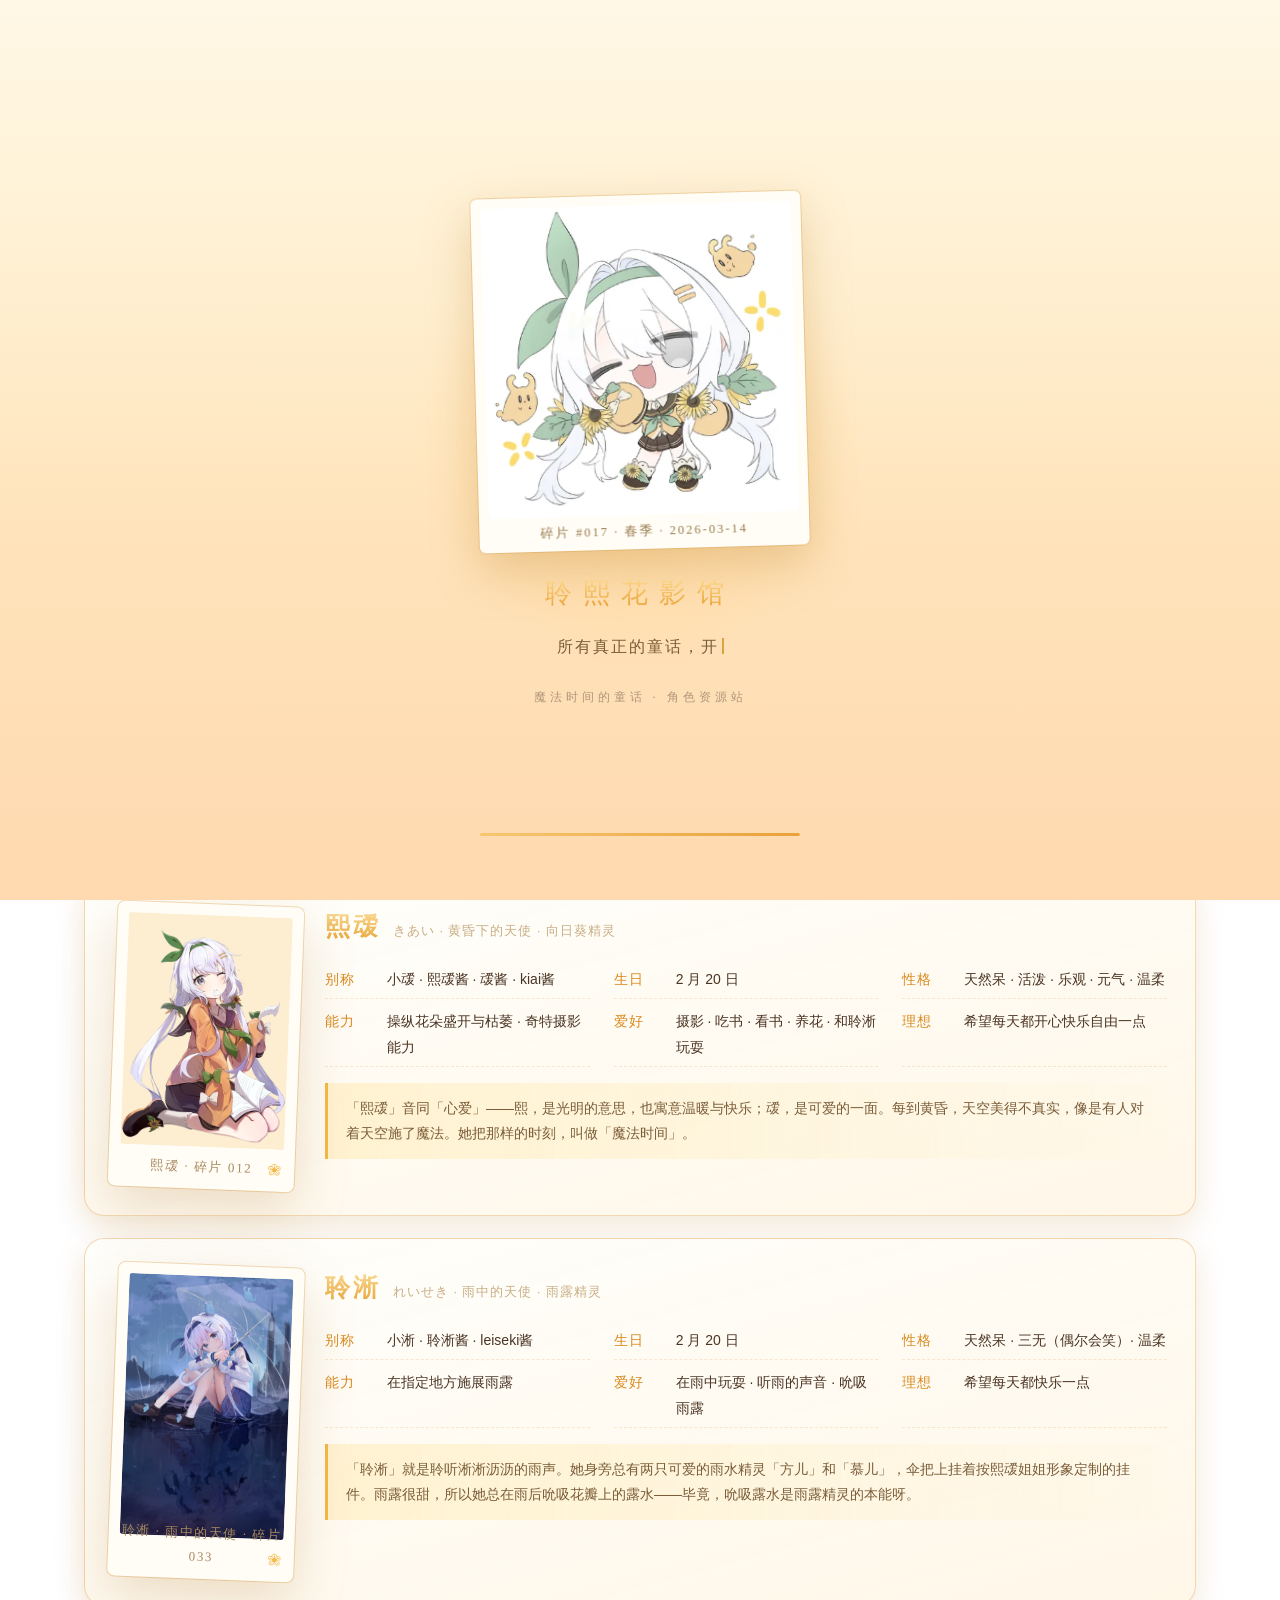
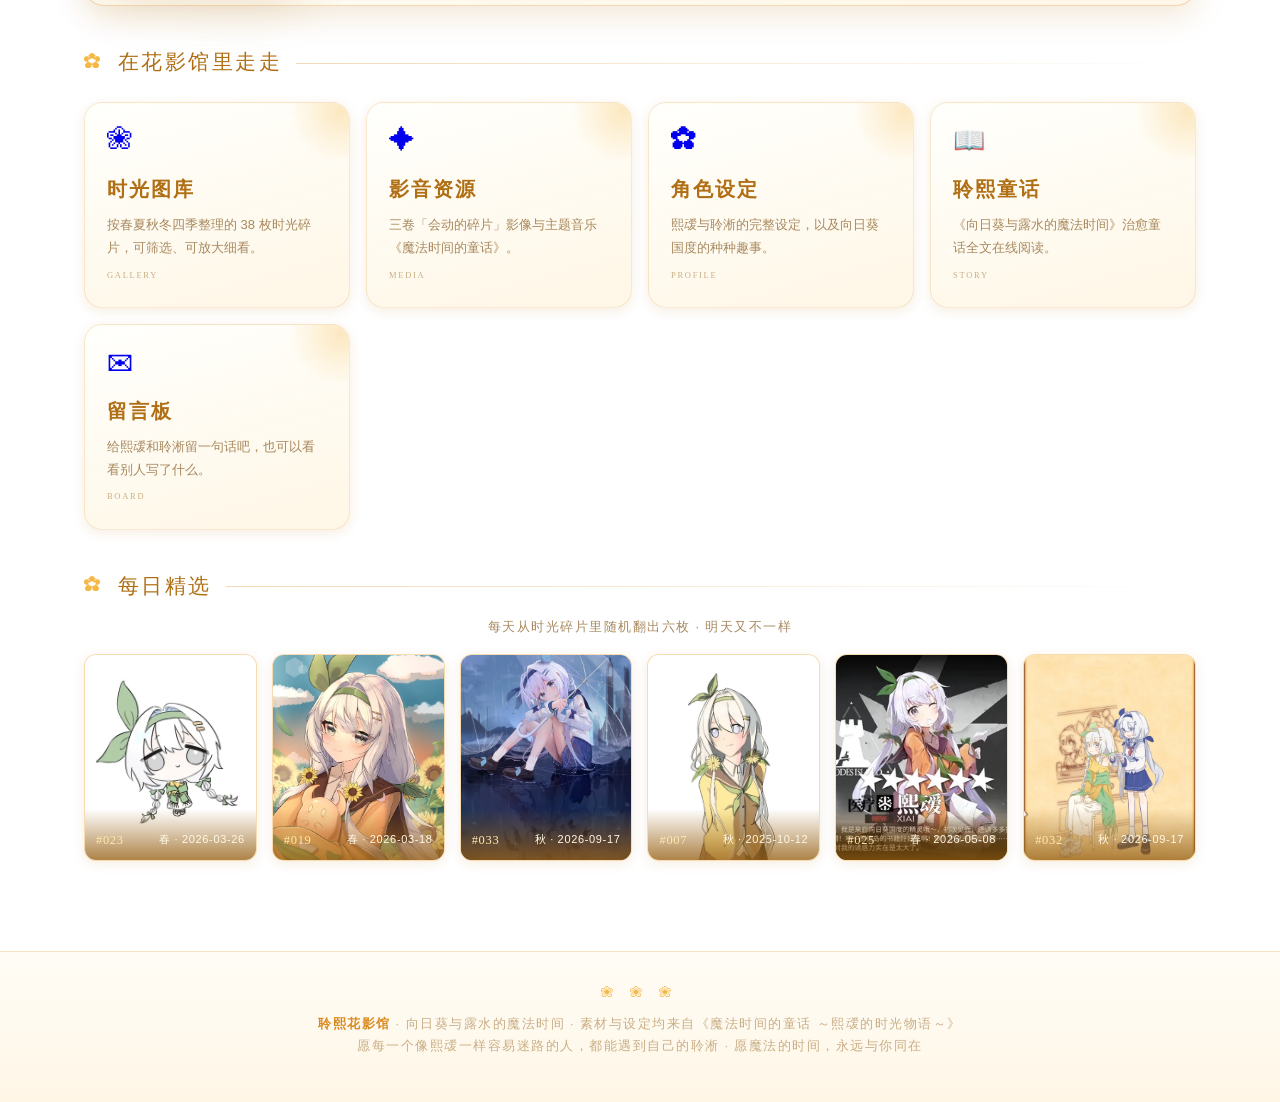
<file: index.html>
<!DOCTYPE html>
<html lang="zh-CN">
<head>
<meta charset="UTF-8">
<meta name="viewport" content="width=device-width, initial-scale=1.0">
<title>聆熙花影馆 · 熙叆角色资源站</title>
<meta name="description" content="向日葵精灵熙叆与雨露精灵聆淅的角色花影馆：时光碎片图库、会动的碎片影像、主题音乐、完整角色设定、《聆熙童话》全文在线阅读与访客留言板。">
<meta name="keywords" content="熙叆,聆淅,向日葵精灵,雨露精灵,聆熙童话,魔法时间的童话,黄昏下的天使,雨中的天使,聆熙花影馆,留言板">
<meta property="og:type" content="website">
<meta property="og:site_name" content="聆熙花影馆">
<meta property="og:title" content="聆熙花影馆 · 熙叆角色资源站">
<meta property="og:description" content="向日葵精灵熙叆与雨露精灵聆淅的角色花影馆：时光碎片图库、影像、音乐、设定与童话全文。">
<meta property="og:image" content="preview/012.webp">
<meta name="theme-color" content="#f5b845">
<link rel="icon" href="favicon.png?v=e8541445" type="image/png">
<link rel="apple-touch-icon" href="apple-touch-icon.png?v=d1be3a2d">
<link rel="stylesheet" href="css/style.css?v=311ecb7a">
<script src="js/enter.js?v=142d1659"></script>
<script type="application/ld+json">
{"@context":"https://schema.org","@type":"WebSite","name":"聆熙花影馆 · 熙叆角色资源站","description":"向日葵精灵熙叆与雨露精灵聆淅的角色花影馆"}
</script>
</head>
<body>
<div id="fx"></div>

<!-- ================= 顶栏 ================= -->
<header class="hd">
  <a class="hd-brand" href="#/">
    <svg class="hd-sun" viewBox="0 0 64 64" aria-hidden="true">
      <g fill="url(#petalG)">
        <ellipse cx="32" cy="10" rx="5.4" ry="11.5"/>
        <ellipse cx="32" cy="10" rx="5.4" ry="11.5" transform="rotate(45 32 32)"/>
        <ellipse cx="32" cy="10" rx="5.4" ry="11.5" transform="rotate(90 32 32)"/>
        <ellipse cx="32" cy="10" rx="5.4" ry="11.5" transform="rotate(135 32 32)"/>
        <ellipse cx="32" cy="10" rx="5.4" ry="11.5" transform="rotate(180 32 32)"/>
        <ellipse cx="32" cy="10" rx="5.4" ry="11.5" transform="rotate(225 32 32)"/>
        <ellipse cx="32" cy="10" rx="5.4" ry="11.5" transform="rotate(270 32 32)"/>
        <ellipse cx="32" cy="10" rx="5.4" ry="11.5" transform="rotate(315 32 32)"/>
      </g>
      <defs>
        <linearGradient id="petalG" x1="0" y1="0" x2="1" y2="1">
          <stop offset="0" stop-color="#ffe9b0"/><stop offset=".55" stop-color="#f7c25a"/><stop offset="1" stop-color="#e0972a"/>
        </linearGradient>
      </defs>
      <circle cx="32" cy="32" r="11.5" fill="#8a5a1e"/>
      <circle cx="32" cy="32" r="7.4" fill="#b07a2a"/>
    </svg>
    <span class="hd-title">
      <span class="hd-name">聆熙花影馆</span>
      <span class="hd-eng">LINGXI GARDEN</span>
    </span>
  </a>
  <nav class="hd-nav" id="nav">
    <a href="#/" data-r="home"><span class="n-zh">主页</span><span class="n-en">HOME</span></a>
    <a href="#/gallery" data-r="gallery"><span class="n-zh">时光图库</span><span class="n-en">GALLERY</span></a>
    <a href="#/media" data-r="media"><span class="n-zh">影音资源</span><span class="n-en">MEDIA</span></a>
    <a href="#/about" data-r="about"><span class="n-zh">角色设定</span><span class="n-en">PROFILE</span></a>
    <a href="#/read" data-r="read"><span class="n-zh">聆熙童话</span><span class="n-en">STORY</span></a>
    <a href="#/board" data-r="board"><span class="n-zh">留言板</span><span class="n-en">BOARD</span></a>
  </nav>
</header>

<!-- ================= 页面 ================= -->
<main class="wrap">
  <section class="page" id="pg-home"></section>
  <section class="page" id="pg-gallery"></section>
  <section class="page" id="pg-media"></section>
  <section class="page" id="pg-about"></section>
  <section class="page" id="pg-read"></section>
  <section class="page" id="pg-board"></section>
</main>

<!-- ================= 灯箱 ================= -->
<div class="lb" id="lb">
  <button class="lb-x" id="lb-x" aria-label="关闭">✕</button>
  <button class="lb-prev" id="lb-prev" aria-label="上一张">‹</button>
  <button class="lb-next" id="lb-next" aria-label="下一张">›</button>
  <div class="lb-box">
    <img id="lb-img" alt="时光碎片">
    <div class="lb-info">
      <span>碎片 <b id="lb-no">001</b></span>
      <span id="lb-season"></span>
      <span id="lb-date"></span>
      <span id="lb-size"></span>
    </div>
  </div>
</div>

<!-- ================= 页脚 ================= -->
<footer class="ft">
  <div class="ft-flowers">❀ ❀ ❀</div>
  <b>聆熙花影馆</b> · 向日葵与露水的魔法时间 · 素材与设定均来自《魔法时间的童话 ～熙叆的时光物语～》<br>
  愿每一个像熙叆一样容易迷路的人，都能遇到自己的聆淅 · 愿魔法的时间，永远与你同在
</footer>

<script src="js/site.js?v=3a40565b"></script>
<script src="js/photos.js?v=90a690db"></script>
<script src="js/book.js?v=7193b821"></script>
<script src="js/app.js?v=84b194d0"></script>
</body>
</html>
</file>
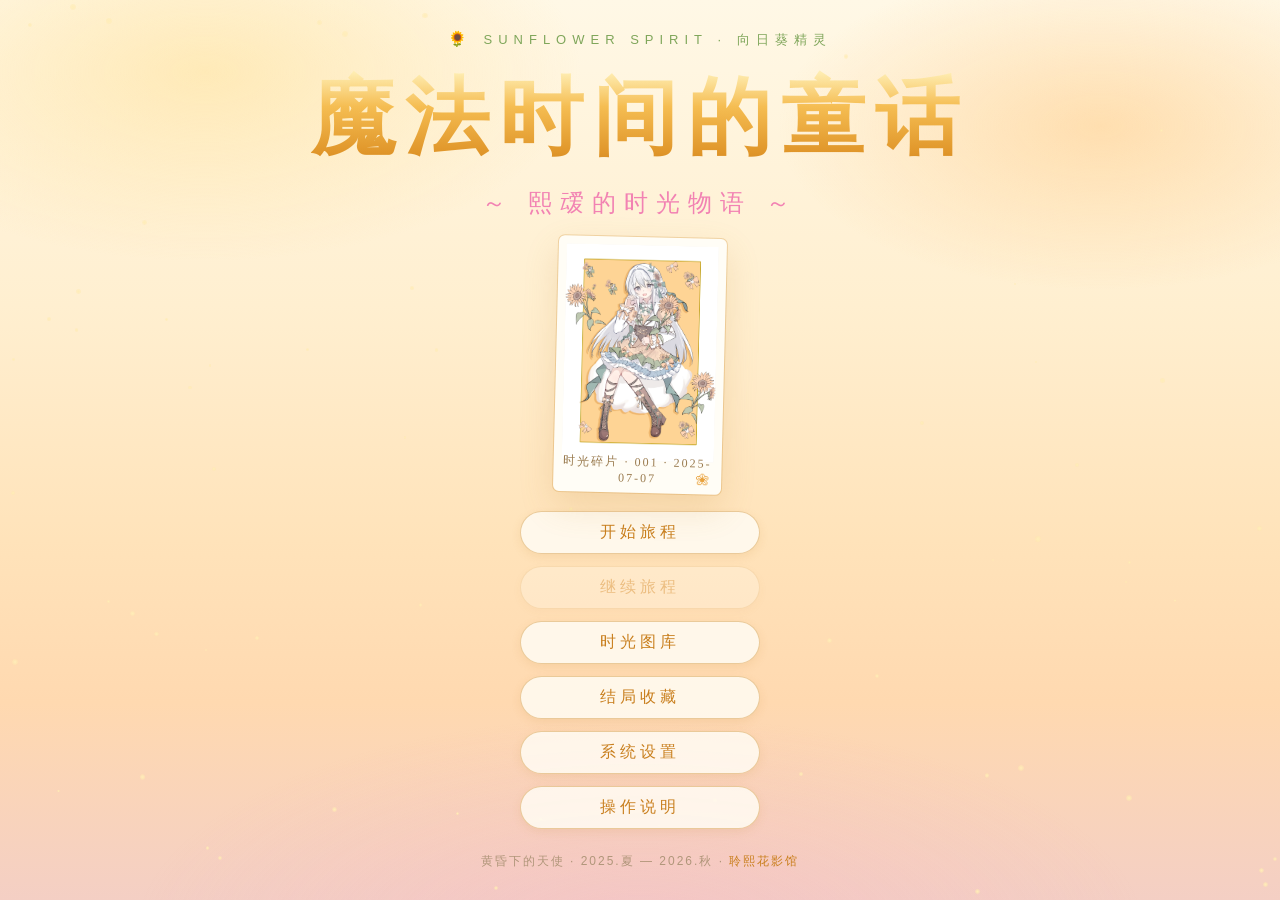
<file: game/index.html>
<!DOCTYPE html>
<html lang="zh-CN">
<head>
<meta charset="UTF-8">
<meta name="viewport" content="width=device-width, initial-scale=1.0">
<title>魔法时间的童话 ～熙叆的时光物语～</title>
<meta name="description" content="向日葵精灵「熙叆」的视觉小说:与她一起走过一年四季,收集时光碎片。黄昏,是她最爱的魔法时间。">
<link rel="stylesheet" href="css/style.css">
</head>
<body>
<div id="stars"></div>

<!-- ============ 标题画面 ============ -->
<section id="screen-title" class="screen">
  <div class="title-inner">
    <div class="game-logo">
      <p class="logo-kicker">SUNFLOWER SPIRIT · 向日葵精灵</p>
      <h1 class="logo-main">魔法时间的童话</h1>
      <p class="logo-sub">～ 熙叆的时光物语 ～</p>
    </div>
    <figure class="title-frame">
      <img id="title-frame-img" alt="时光碎片">
      <figcaption id="title-frame-cap">时光碎片</figcaption>
    </figure>
    <nav class="title-menu" id="title-menu"></nav>
    <p class="title-foot">黄昏下的天使 · 2025.夏 — 2026.秋 · <a href="index.html" target="_blank" rel="noopener">聆熙花影馆</a></p>
  </div>
</section>

<!-- ============ 游戏画面 ============ -->
<section id="screen-game" class="screen">
  <div id="chapter-banner"><div id="chapter-title"></div><div id="chapter-name"></div></div>

  <div id="stage">
    <figure id="photo-frame">
      <div id="photo-holder"><img id="photo-img" alt="时光碎片"></div>
      <figcaption id="photo-date"></figcaption>
    </figure>
  </div>

  <div id="dialogue-area">
    <div id="dialogue-box">
      <div id="name-plate"><span id="speaker-name"></span></div>
      <div id="text-wrap"><p id="text-line"></p></div>
      <div id="advance-hint">▼</div>
    </div>
  </div>

  <div id="choices"></div>

  <div id="hud">
    <span id="hud-chapter"></span>
    <span id="hud-progress">碎片 0/74</span>
    <span id="hud-endings"></span>
  </div>

  <div id="game-menu-bar">
    <button data-act="log">记录</button>
    <button data-act="auto">自动</button>
    <button data-act="skip">快进</button>
    <button data-act="save">存档</button>
    <button data-act="menu">菜单</button>
  </div>
</section>

<!-- ============ 时光图库 ============ -->
<section id="screen-gallery" class="screen">
  <div class="screen-scroll">
    <h2>时光图库</h2>
    <p class="screen-sub">熙叆用双手拍下的时光碎片 · 已收集 <span id="gallery-count">0/74</span> · 点击可放大</p>
    <div id="gallery-grid"></div>
  </div>
  <button class="btn back-btn" data-nav="title">返回标题</button>
</section>

<!-- ============ 结局收藏 ============ -->
<section id="screen-endings" class="screen">
  <div class="screen-scroll">
    <h2>结局收藏</h2>
    <p class="screen-sub">不同的选择,会走到不同的结局 · 共 3 种</p>
    <div id="endings-grid"></div>
  </div>
  <button class="btn back-btn" data-nav="title">返回标题</button>
</section>

<!-- ============ 系统设置 ============ -->
<section id="screen-settings" class="screen">
  <div class="screen-scroll">
    <h2>系统设置</h2>
    <div class="settings-panel">
      <div class="setting-row">
        <span>文字速度</span>
        <span class="set-val" id="speed-val">4</span>
        <input type="range" id="set-speed" min="1" max="8" step="1" value="4">
      </div>
      <div class="setting-row">
        <span>音乐音量</span>
        <span class="set-val" id="vol-val">80</span>
        <input type="range" id="set-vol" min="0" max="100" step="1" value="80">
      </div>
      <div class="setting-row">
        <span>音效</span>
        <label class="switch"><input type="checkbox" id="set-se" checked><span class="slider"></span></label>
      </div>
      <div class="danger-zone">
        <button id="btn-wipe" class="btn btn-danger">清除全部存档与进度</button>
      </div>
    </div>
  </div>
  <button class="btn back-btn" data-nav="title">返回标题</button>
</section>

<!-- ============ 操作说明 ============ -->
<section id="screen-help" class="screen">
  <div class="screen-scroll">
    <h2>操作说明</h2>
    <div class="help-panel">
      <p><b>鼠标点击 / 空格 / 回车</b> — 推进对话(正在打字时再点一次可立即显示全文)</p>
      <p><b>L</b> — 对话记录　<b>A</b> — 自动播放　<b>Esc</b> — 打开菜单</p>
      <p>剧情中的<b>选项</b>会累积「羁绊值」,决定三种不同的结局。</p>
      <p>收集到的时光碎片会收录进「时光图库」,「会动的碎片」是特别影像。</p>
      <p>本作与<a href="index.html" target="_blank" rel="noopener">聆熙花影馆</a>同属「黄昏魔法时间 · 向日葵」系列——那里有熙叆的完整角色设定。</p>
      <p class="help-note">※ 碎片出自熙叆的四季摄影,若个别画面与文字略有错位——那是魔法的时间错位,请别介意。</p>
      <p class="help-note">※ 建议使用 Chrome / Edge 打开本游戏,并保持图片、视频文件夹与游戏文件在一起。</p>
    </div>
  </div>
  <button class="btn back-btn" data-nav="title">返回标题</button>
</section>

<!-- ============ 影像播放 ============ -->
<div id="video-overlay" class="overlay hidden">
  <div class="video-frame">
    <video id="video-el" controls playsinline preload="auto"></video>
    <div class="video-bar">
      <span id="video-title">会动的碎片</span>
      <button class="btn" id="btn-video-skip">跳过影像 ▸</button>
    </div>
  </div>
</div>

<!-- ============ 对话记录 ============ -->
<div id="log-overlay" class="overlay hidden">
  <div class="panel">
    <h3>对话记录</h3>
    <div id="log-body"></div>
    <button class="btn" id="btn-log-close">关闭</button>
  </div>
</div>

<!-- ============ 存档 / 读档 ============ -->
<div id="save-overlay" class="overlay hidden">
  <div class="panel">
    <h3 id="save-title">存档</h3>
    <div class="save-tabs">
      <button class="btn tab active" data-tab="save">存档</button>
      <button class="btn tab" data-tab="load">读档</button>
    </div>
    <div id="save-slots"></div>
    <button class="btn" id="btn-save-close">关闭</button>
  </div>
</div>

<!-- ============ 确认框 ============ -->
<div id="confirm-overlay" class="overlay hidden">
  <div class="panel small">
    <p id="confirm-text"></p>
    <div class="btn-row">
      <button class="btn" id="btn-confirm-yes">确定</button>
      <button class="btn" id="btn-confirm-no">取消</button>
    </div>
  </div>
</div>

<!-- ============ 结局卡 ============ -->
<div id="ending-overlay" class="overlay hidden">
  <div id="ending-card">
    <p id="ending-type">TRUE END</p>
    <h2 id="ending-name"></h2>
    <p id="ending-desc"></p>
    <button class="btn" id="btn-ending-next">继续 ▸</button>
  </div>
</div>

<!-- ============ 片尾 ============ -->
<div id="credits-overlay" class="overlay hidden">
  <div id="credits-scroll"></div>
  <button class="btn" id="btn-credits-skip">返回标题</button>
</div>

<!-- ============ 照片放大 ============ -->
<div id="photo-overlay" class="overlay hidden">
  <div id="photo-big-wrap">
    <img id="photo-big" alt="时光碎片">
    <p id="photo-big-date"></p>
    <button class="btn" id="btn-photo-close">关闭</button>
  </div>
</div>

<audio id="bgm" loop preload="none"></audio>
<script src="js/data.js"></script>
<script src="js/game.js"></script>
</body>
</html>
</file>
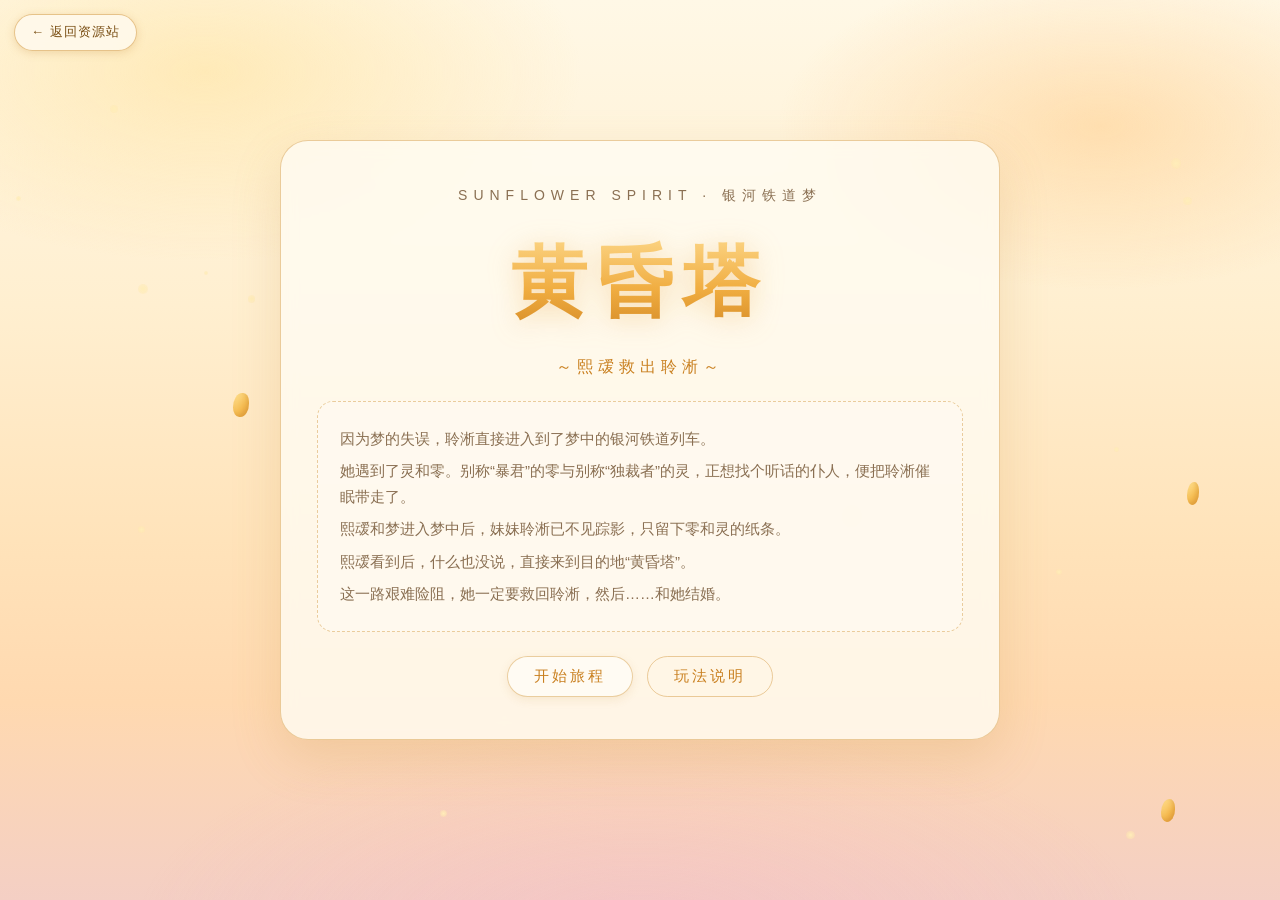
<file: tower/index.html>
<!DOCTYPE html>
<html lang="zh-CN">
<head>
<meta charset="UTF-8">
<meta name="viewport" content="width=device-width, initial-scale=1.0">
<title>黄昏塔 · 熙叆救出聆淅</title>
<meta name="description" content="一个像杀戮尖塔的卡牌策略肉鸽游戏：熙叆深入黄昏塔，救回被零与灵带走的聆淅。">
<link rel="stylesheet" href="css/style.css">
<meta name="keywords" content="熙叆,聆淅,向日葵精灵,雨露精灵,聆熙童话,魔法时间的童话,黄昏下的天使,雨中的天使,角色资源站,电子书">
<meta property="og:type" content="website">
<meta property="og:site_name" content="聆熙花影馆 · 熙叆角色资源站">
<meta property="og:title" content="黄昏塔 · 熙叆救出聆淅 - 卡牌肉鸽游戏">
<meta property="og:description" content="像《杀戮尖塔》的卡牌策略肉鸽游戏：熙叆深入1200层黄昏塔，击败暴君·零与独裁者·灵，救回聆淅。">
<meta property="og:image" content="../preview/009.webp">
<meta name="theme-color" content="#e9a13b">
<link rel="icon" href="../favicon.png" type="image/png">
<link rel="apple-touch-icon" href="../apple-touch-icon.png">
</head>
<body>
<div id="stars"></div>
<a href="../index.html" id="back-to-site">← 返回资源站</a>
<style>
#back-to-site {
  position: fixed; top: 14px; left: 14px; z-index: 999;
  padding: 6px 16px;
  font-size: 13px; letter-spacing: 1px;
  color: #7a4f14; text-decoration: none;
  background: rgba(255, 250, 238, 0.85);
  border: 1px solid rgba(214, 158, 74, 0.6);
  border-radius: 999px;
  box-shadow: 0 2px 8px rgba(196, 140, 60, 0.25);
  backdrop-filter: blur(4px);
  transition: all 0.15s ease;
}
#back-to-site:hover { background: #fff; box-shadow: 0 4px 14px rgba(233, 161, 59, 0.4); }
</style>

<!-- ========== 标题画面 ========== -->
<section id="screen-title" class="screen active">
  <div class="title-inner">
    <p class="logo-kicker">SUNFLOWER SPIRIT · 银河铁道梦</p>
    <h1 class="logo-main">黄昏塔</h1>
    <p class="logo-sub">～熙叆救出聆淅～</p>
    <div class="story-box">
      <p>因为梦的失误，聆淅直接进入到了梦中的银河铁道列车。</p>
      <p>她遇到了灵和零。别称“暴君”的零与别称“独裁者”的灵，正想找个听话的仆人，便把聆淅催眠带走了。</p>
      <p>熙叆和梦进入梦中后，妹妹聆淅已不见踪影，只留下零和灵的纸条。</p>
      <p>熙叆看到后，什么也没说，直接来到目的地“黄昏塔”。</p>
      <p>这一路艰难险阻，她一定要救回聆淅，然后……和她结婚。</p>
    </div>
    <nav class="title-menu">
      <button class="btn" id="btn-start">开始旅程</button>
      <button class="btn ghost" id="btn-help">玩法说明</button>
    </nav>
  </div>
</section>

<!-- ========== 地图画面 ========== -->
<section id="screen-map" class="screen">
  <div class="map-header">
    <h2>黄昏塔</h2>
    <p id="map-floor-label">第 1 层</p>
    <button class="btn ghost small" id="btn-map-debug">查看卡组</button>
  </div>
  <div id="map-container"></div>
</section>

<!-- ========== 战斗画面 ========== -->
<section id="screen-combat" class="screen">
  <div class="combat-top">
    <span id="combat-floor">黄昏塔 · 第 1 层</span>
    <span id="combat-state">战斗</span>
  </div>
  <div id="enemy-area"></div>
  <div id="player-hud">
    <div class="hud-main">
      <div class="avatar">🌻</div>
      <div class="hud-info">
        <div class="hud-name">熙叆</div>
        <div class="bar hp-bar"><span id="player-hp"></span></div>
        <div class="bar block-bar"><span id="player-block"></span></div>
      </div>
      <div class="hud-status" id="player-status"></div>
    </div>
    <div class="hud-energy">
      <span id="energy-num">3</span><small>/3</small>
    </div>
  </div>
  <div class="deck-pile">
    <span>抽牌堆 <b id="draw-count">0</b></span>
    <span>弃牌堆 <b id="discard-count">0</b></span>
    <span>消耗 <b id="exhaust-count">0</b></span>
  </div>
  <div id="hand-area"></div>
  <div class="combat-actions">
    <button class="btn" id="btn-end-turn">结束回合</button>
    <button class="btn ghost" id="btn-view-deck">查看卡组</button>
  </div>
</section>

<!-- ========== 奖励画面 ========== -->
<section id="screen-reward" class="screen">
  <div class="reward-inner">
    <h2>战斗胜利</h2>
    <p id="reward-desc"></p>
    <div id="reward-cards"></div>
    <button class="btn" id="btn-reward-continue">继续前进</button>
  </div>
</section>

<!-- ========== 事件画面 ========== -->
<section id="screen-event" class="screen">
  <div class="event-inner">
    <h2 id="event-title"></h2>
    <div class="event-story" id="event-story"></div>
    <div class="event-choices" id="event-choices"></div>
    <button class="btn ghost" id="btn-event-continue" style="display:none">继续</button>
  </div>
</section>

<!-- ========== 休息画面 ========== -->
<section id="screen-rest" class="screen">
  <div class="rest-inner" id="rest-inner">
    <h2>篝火</h2>
    <p>在黄昏塔的临时庇护所稍作休整。</p>
    <div class="rest-actions">
      <button class="btn" id="btn-rest-heal">休息：回复 30% 生命</button>
      <button class="btn ghost" id="btn-rest-upgrade">锻造：升级一张卡</button>
    </div>
    <div id="upgrade-panel" style="display:none"></div>
    <button class="btn ghost" id="btn-rest-continue" style="display:none">继续前进</button>
  </div>
</section>

<!-- ========== 卡组查看 ========== -->
<section id="screen-deck" class="screen">
  <div class="deck-inner">
    <h2>卡组</h2>
    <div id="deck-list"></div>
    <button class="btn ghost" id="btn-deck-close">返回</button>
  </div>
</section>

<!-- ========== 玩法说明 ========== -->
<section id="screen-help" class="screen">
  <div class="help-inner">
    <h2>玩法说明</h2>
    <ul>
      <li>像《杀戮尖塔》一样：每回合获得 3 点能量，抽 5 张牌，出牌后点击“结束回合”。</li>
      <li>敌人头顶会显示意图：攻击 / 防御 / 强化。合理用攻击和格挡击败它们。</li>
      <li>在 1200 层黄昏塔地图上选择路线：战斗获得卡牌奖励，精英更强但奖励更好，篝火可以回复或升级，地图可横向滚动。</li>
      <li>最终登上塔顶，击败“暴君·零”和“独裁者·灵”，救回聆淅。</li>
    </ul>
    <button class="btn ghost" id="btn-help-back">返回标题</button>
  </div>
</section>

<!-- ========== 结算画面 ========== -->
<section id="screen-gameover" class="screen">
  <div class="end-inner">
    <h2>旅程中断</h2>
    <p id="gameover-text"></p>
    <button class="btn" id="btn-gameover-retry">重新开始</button>
  </div>
</section>

<section id="screen-victory" class="screen">
  <div class="end-inner">
    <h2>黄昏塔顶 · 重逢</h2>
    <div class="victory-story">
      <p>零与灵在最后一刻被熙叆的执着与温柔打动，解除了催眠。</p>
      <p>聆淅睁开眼睛，看见满身伤痕却仍在微笑的熙叆。</p>
      <p>“我来接你回家了。”</p>
      <p>“嗯……我们回家。”</p>
      <p>回到向日葵花田后，熙叆牵起聆淅的手，在所有时光碎片的见证下，说出了那句准备已久的话：</p>
      <p class="wedding-line">“和我结婚吧，聆淅。”</p>
      <p class="wedding-line pink">“好。”</p>
    </div>
    <button class="btn" id="btn-victory-retry">再次踏上旅程</button>
  </div>
</section>

<script src="js/game.js"></script>
</body>
</html>
</file>
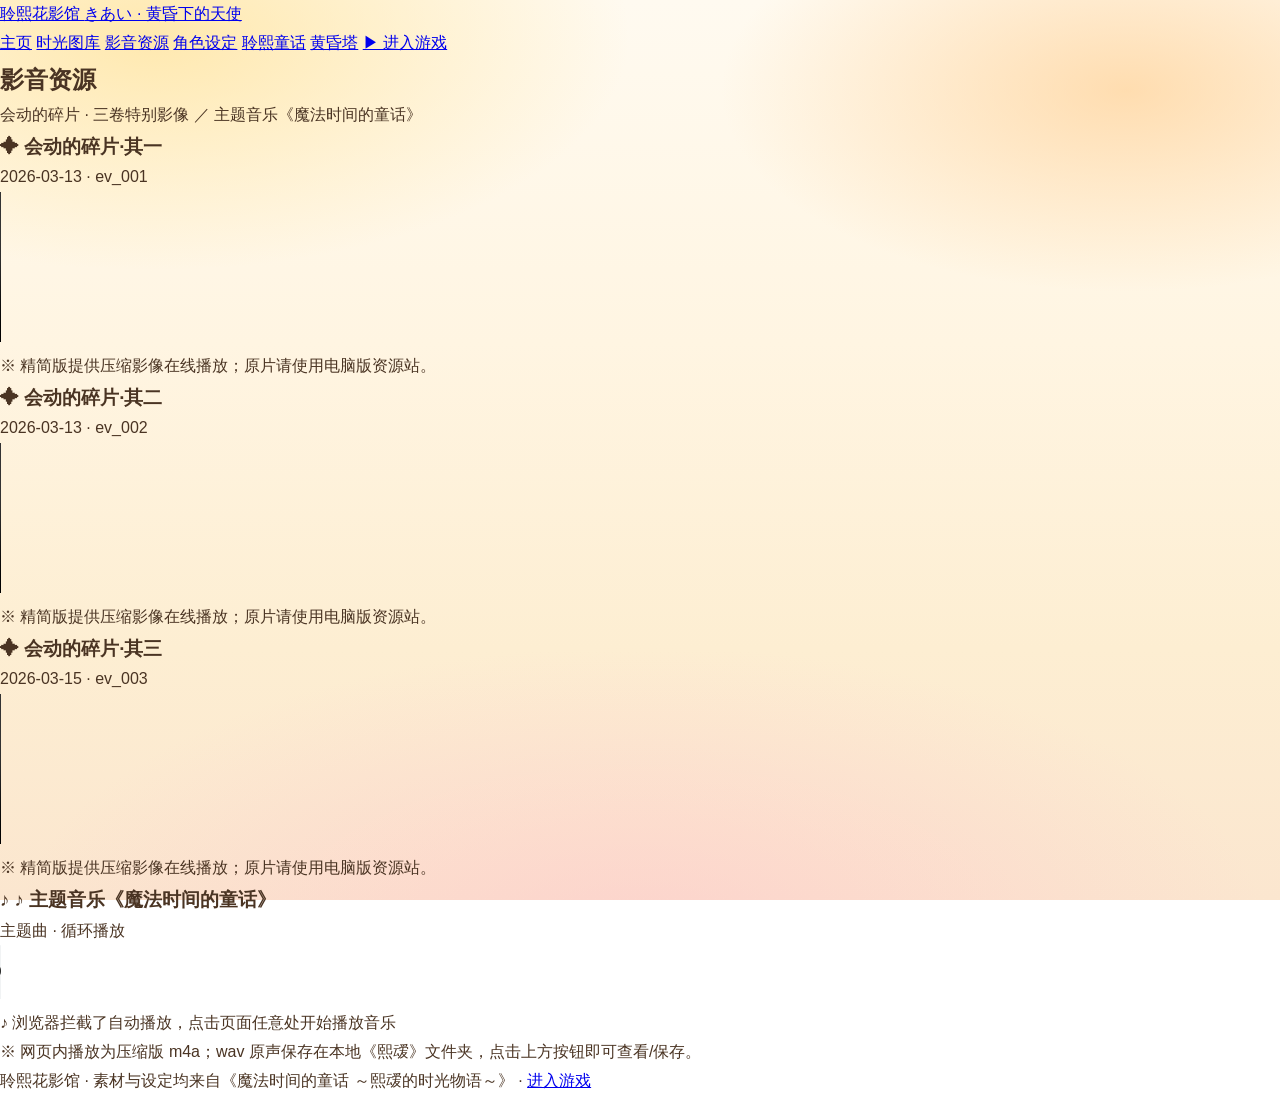
<file: media.html>
<!DOCTYPE html>
<html lang="zh-CN">
<head>
<meta charset="UTF-8">
<meta name="viewport" content="width=device-width, initial-scale=1.0">
<title>影音资源 · 聆熙花影馆</title>
<meta name="description" content="熙叆的三卷「会动的碎片」特别影像与主题音乐《魔法时间的童话》，在线播放与原片下载。">
<link rel="stylesheet" href="css/style.css">
<meta name="keywords" content="熙叆,聆淅,向日葵精灵,雨露精灵,聆熙童话,魔法时间的童话,黄昏下的天使,雨中的天使,角色资源站,电子书">
<meta property="og:type" content="website">
<meta property="og:site_name" content="聆熙花影馆 · 熙叆角色资源站">
<meta property="og:title" content="影音资源 - 聆熙花影馆">
<meta property="og:description" content="三卷会动的碎片影像与主题音乐《魔法时间的童话》在线播放与下载。">
<meta property="og:image" content="preview/009.webp">
<meta name="theme-color" content="#e9a13b">
<link rel="icon" href="favicon.png" type="image/png">
<link rel="apple-touch-icon" href="apple-touch-icon.png">
</head>
<body>
<div id="stars"></div>

<header class="site-nav">
  <a class="brand" href="index.html">
    <span class="brand-name">聆熙花影馆</span>
    <span class="brand-sub">きあい · 黄昏下的天使</span>
  </a>
  <nav class="menu">
    <a href="index.html">主页</a>
    <a href="gallery.html">时光图库</a>
    <a href="media.html">影音资源</a>
    <a href="about.html">角色设定</a>
    <a href="read.html">聆熙童话</a>
    <a href="tower/index.html">黄昏塔</a>
    <a href="game/index.html" target="_blank" rel="noopener">▶ 进入游戏</a>
  </nav>
</header>

<main>
  <h2 class="section-title">影音资源</h2>
  <p class="section-sub">会动的碎片 · 三卷特别影像 ／ 主题音乐《魔法时间的童话》</p>

  <!-- ======== 视频 ======== -->
  <div id="video-list"></div>

  <!-- ======== 音乐 ======== -->
  <div class="audio-card">
    <div class="ac-head">
      <h3>♪ <span id="bgm-title">主题音乐《魔法时间的童话》</span></h3>
      <span class="vc-date" id="bgm-date">主题曲 · 循环播放</span>
    </div>
    <audio id="bgm-player" controls preload="auto" loop autoplay></audio>
    <div class="ac-actions">
      <a class="btn small" id="bgm-orig" href="#" target="_blank" rel="noopener">下载 wav 原声 ⬇</a>
    </div>
    <p class="vc-note" id="bgm-status"></p>
    <p class="vc-note">※ 网页内播放为压缩版 m4a；wav 原声保存在本地《熙叆》文件夹，点击上方按钮即可查看/保存。</p>
  </div>
</main>

<footer>
  聆熙花影馆 · 素材与设定均来自《魔法时间的童话 ～熙叆的时光物语～》 ·
  <a href="game/index.html" target="_blank" rel="noopener">进入游戏</a>
</footer>

<script src="js/site.js"></script>
<script>
(function () {
  var lite = !!window.SITE.lite;
  var list = window.SITE.media || [];
  var host = document.getElementById('video-list');
  var html = '';
  list.forEach(function (m) {
    html +=
      '<div class="video-card">' +
      '<div class="vc-head"><h3>✦ ' + m.title + '</h3><span class="vc-date">' + m.date + ' · ' + m.id + '</span></div>' +
      '<video controls preload="none" playsinline src="' + m.src + '"></video>' +
      '<div class="vc-actions">' +
      (m.orig ? '<a class="btn small" href="' + m.orig + '" target="_blank" rel="noopener" title="' + m.origName + '">原片下载 ⬇</a>' : '') +
      '</div>' +
      '<p class="vc-note">' + (lite
        ? '※ 精简版提供压缩影像在线播放；原片请使用电脑版资源站。'
        : '※ 在线播放为网页版 mp4；原片（' + m.origName + '）保存在本地《熙叆》文件夹。') + '</p>' +
      '</div>';
  });
  host.innerHTML = html;

  var bgm = window.SITE.bgm;
  document.getElementById('bgm-title').textContent = '♪ ' + bgm.title;
  var orig = document.getElementById('bgm-orig');
  if (bgm.orig) {
    orig.href = bgm.orig;
    orig.title = '原声：' + bgm.origName;
  } else {
    orig.style.display = 'none';
  }
  var player = document.getElementById('bgm-player');
  var statusEl = document.getElementById('bgm-status');
  player.src = bgm.src;
  player.load();

  /* 与全站背景音乐共享播放状态：从上次进度续播，并把状态写回 localStorage */
  try {
    if (localStorage.getItem("xi'ai_bgm_on") === '1') {
      var savedT = parseFloat(localStorage.getItem("xi'ai_bgm_time") || '0');
      if (!isNaN(savedT) && savedT > 0) {
        // 音频就绪后再定位（过早 seek 会被重置）
        var seekDone = false;
        player.addEventListener('loadedmetadata', function () {
          if (seekDone) return;
          seekDone = true;
          try { if (Math.abs(player.currentTime - savedT) > 2) player.currentTime = savedT; } catch (e) { }
        }, { once: true });
      }
    }
  } catch (e) { }
  function bgmSave() {
    try {
      localStorage.setItem("xi'ai_bgm_on", player.paused ? '0' : '1');
      localStorage.setItem("xi'ai_bgm_time", String(player.currentTime || 0));
    } catch (e) { }
  }
  player.addEventListener('play', function () {
    if (player.muted) player.muted = false; // 静音启动后立即出声
    bgmSave();
  });
  player.addEventListener('pause', bgmSave);
  window.addEventListener('pagehide', bgmSave); // 跳转/关闭时精确保存
  setInterval(function () {
    if (!player.paused) {
      try { localStorage.setItem("xi'ai_bgm_time", String(player.currentTime || 0)); } catch (e) { }
    }
  }, 3000);

  /* 自动播放：静音启动（浏览器必允许 muted autoplay），出声瞬间恢复音量；
     多时机反复尝试（音频就绪 / 页面加载完成 / 延迟重试） */
  var fallbackArmed = false;
  function tryPlay() {
    if (!player.paused) return;
    player.muted = true;
    var p = player.play();
    if (p && p.catch) {
      p.then(function () {
        statusEl.textContent = '♪ 主题音乐已自动播放';
      }).catch(function () {
        player.muted = false;
        statusEl.textContent = '♪ 浏览器拦截了自动播放，点击页面任意处开始播放音乐';
        if (!fallbackArmed) armFallback();
      });
    }
  }
  player.addEventListener('loadedmetadata', tryPlay);
  player.addEventListener('canplay', tryPlay);
  window.addEventListener('load', tryPlay);
  setTimeout(tryPlay, 1000);
  setTimeout(tryPlay, 3000);
  function armFallback() {
    var started = false;
    ['click', 'touchstart', 'keydown'].forEach(function (ev) {
      document.addEventListener(ev, function () {
        if (started) return;
        started = true;
        player.play().then(function () {
          statusEl.textContent = '♪ 主题音乐已开始播放';
        }).catch(function () { });
      }, { once: true });
    });
  }
  tryPlay();
})();
</script>
</body>
</html>
</file>
<file: css/style.css>
/* ============================================================
   聆熙花影馆 · 向日葵童话设计系统 v2
   暖黄魔法时间 / 向日葵 / 奶油童话质感
   ============================================================ */

:root {
  --sun: #f5b845;
  --sun-deep: #d98a1f;
  --sun-dark: #b06f14;
  --sun-light: #ffe6a8;
  --sun-pale: #fff4d6;
  --cream: #fffaf0;
  --cream-2: #fff5e2;
  --cream-3: #fdeed2;
  --dusk: #ffb8c6;
  --dusk-deep: #f08fa6;
  --sky: #a8d8ea;
  --leaf: #7fa65a;
  --leaf-deep: #5c7f3f;
  --ink: #4a3423;
  --ink-2: #7a5c38;
  --ink-3: #a8895f;
  --ink-4: #c9ae86;
  --line: rgba(217, 138, 31, .32);
  --line-soft: rgba(217, 138, 31, .18);
  --sh-s: 0 3px 12px rgba(190, 130, 40, .14);
  --sh-m: 0 10px 30px rgba(190, 130, 40, .18);
  --sh-l: 0 20px 54px rgba(170, 110, 30, .22);
  --header-h: 74px;
}

* { margin: 0; padding: 0; box-sizing: border-box; }
html { scroll-behavior: smooth; }

body {
  min-height: 100vh;
  color: var(--ink);
  font-family: "Microsoft YaHei", "PingFang SC", "Hiragino Sans GB", sans-serif;
  line-height: 1.8;
  background:
    radial-gradient(ellipse 60% 42% at 12% 4%, rgba(255, 226, 150, .72), transparent 62%),
    radial-gradient(ellipse 48% 34% at 88% 10%, rgba(255, 198, 126, .55), transparent 66%),
    radial-gradient(ellipse 70% 46% at 50% 104%, rgba(255, 183, 200, .40), transparent 70%),
    linear-gradient(180deg, var(--cream) 0%, var(--cream-2) 38%, var(--cream-3) 72%, #fbe6cf 100%);
  background-attachment: fixed;
  overflow-x: hidden;
}

/* ---------- 背景花瓣与光尘 ---------- */
/* z-index 必须高于内容层 .wrap(5) 才能看得见：卡片背景接近不透明（96%），
   否则飘落的花瓣会被整片盖住；同时低于顶栏(900)与灯箱(1000)，且不挡点击 */
#fx { position: fixed; inset: 0; z-index: 6; pointer-events: none; overflow: hidden; }
#fx .fx-dust {
  position: absolute; border-radius: 50%;
  background: radial-gradient(circle, #fffbe8, rgba(255, 214, 130, .18));
  box-shadow: 0 0 6px rgba(255, 214, 130, .5);
  animation: fxDust var(--dur, 12s) ease-in-out infinite;
}
@keyframes fxDust {
  0%, 100% { transform: translateY(0) scale(1); opacity: .28; }
  50%      { transform: translateY(-64px) scale(1.35); opacity: .9; }
}
#fx .fx-petal {
  position: absolute; top: -26px; border-radius: 62% 38% 58% 42%;
  background: linear-gradient(135deg, #ffe29a 8%, #f7bd4e 58%, #e79c24 100%);
  box-shadow: inset -2px -2px 4px rgba(184, 118, 26, .32), 0 1px 4px rgba(180, 120, 30, .22);
  animation: fxFall var(--dur, 14s) linear infinite;
}
@keyframes fxFall {
  0%   { transform: translate(0, -6vh) rotate(0deg); }
  25%  { transform: translate(20px, 26vh) rotate(96deg); }
  50%  { transform: translate(-16px, 52vh) rotate(188deg); }
  75%  { transform: translate(18px, 78vh) rotate(278deg); }
  100% { transform: translate(0, 106vh) rotate(360deg); }
}

/* ============================================================
   顶栏
   ============================================================ */
.hd {
  position: fixed; top: 0; left: 0; right: 0; z-index: 900;
  height: var(--header-h);
  display: flex; align-items: center; justify-content: space-between;
  padding: 0 clamp(16px, 3vw, 46px);
  background:
    radial-gradient(circle at 8% 20%, rgba(255, 224, 150, .55), transparent 52%),
    radial-gradient(circle at 92% 84%, rgba(255, 190, 150, .35), transparent 56%),
    linear-gradient(165deg, rgba(255, 252, 244, .96), rgba(255, 243, 222, .93) 42%, rgba(253, 233, 200, .95));
  backdrop-filter: blur(14px) saturate(1.5);
  -webkit-backdrop-filter: blur(14px) saturate(1.5);
  border-bottom: 1px solid var(--line);
  box-shadow: 0 10px 34px rgba(180, 120, 40, .14), inset 0 1px 0 rgba(255, 255, 255, .8);
  animation: hdIn .7s cubic-bezier(.2, .8, .2, 1) both;
}
@keyframes hdIn { from { opacity: 0; transform: translateY(-18px); } to { opacity: 1; transform: none; } }
.hd::after {
  content: ''; position: absolute; inset: 0; pointer-events: none;
  background-image:
    radial-gradient(circle at 50% 120%, rgba(245, 184, 69, .18), transparent 62%),
    repeating-linear-gradient(90deg, transparent, transparent 22px, rgba(217, 138, 31, .05) 22px, rgba(217, 138, 31, .05) 23px);
}
.hd-brand { position: relative; z-index: 2; display: flex; align-items: center; gap: 14px; text-decoration: none; }
.hd-sun { width: 40px; height: 40px; flex: 0 0 40px; animation: sunSpin 26s linear infinite; }
@keyframes sunSpin { to { transform: rotate(360deg); } }
.hd-title { display: flex; flex-direction: column; line-height: 1.05; }
.hd-name {
  font-family: "STKaiti", "KaiTi", "SimSun", serif;
  font-size: clamp(20px, 2.1vw, 27px); font-weight: 700; letter-spacing: .14em;
  background: linear-gradient(96deg, #e0a02c 0%, #f7cd63 42%, #d98a1f 100%);
  -webkit-background-clip: text; background-clip: text; -webkit-text-fill-color: transparent;
  filter: drop-shadow(0 2px 8px rgba(217, 138, 31, .35));
  animation: nameGlow 4.2s ease-in-out infinite;
}
@keyframes nameGlow {
  0%, 100% { filter: drop-shadow(0 2px 6px rgba(217, 138, 31, .28)); }
  50%      { filter: drop-shadow(0 2px 16px rgba(217, 138, 31, .55)); }
}
.hd-eng { font-family: "Cinzel", "Times New Roman", serif; font-size: 9.5px; letter-spacing: .34em; color: var(--ink-3); margin-top: 3px; }
.hd-nav { position: relative; z-index: 2; display: flex; align-items: center; gap: clamp(4px, 1.2vw, 18px); }
.hd-nav a {
  position: relative; display: flex; flex-direction: column; align-items: center;
  padding: 8px 12px; min-width: 62px; text-decoration: none; border-radius: 10px; transition: all .28s ease;
}
.hd-nav a .n-zh { font-family: "STKaiti", "KaiTi", serif; font-style: italic; font-size: 15.5px; font-weight: 700; letter-spacing: .06em; color: var(--ink-2); transition: inherit; }
.hd-nav a .n-en { font-family: "Cinzel", serif; font-size: 8px; letter-spacing: .18em; color: var(--ink-4); margin-top: 1px; transition: inherit; }
.hd-nav a::after {
  content: ''; position: absolute; left: 50%; bottom: 2px; width: 0; height: 2px; border-radius: 2px;
  background: linear-gradient(90deg, var(--sun-light), var(--sun), var(--sun-deep));
  transform: translateX(-50%); transition: width .3s ease;
}
.hd-nav a:hover { background: rgba(255, 236, 190, .6); transform: translateY(-1px); }
.hd-nav a:hover .n-zh { color: var(--sun-dark); }
.hd-nav a:hover::after { width: 62%; }
.hd-nav a.on { background: linear-gradient(180deg, rgba(255, 240, 200, .95), rgba(255, 224, 156, .9)); box-shadow: var(--sh-s), inset 0 0 0 1px var(--line); }
.hd-nav a.on .n-zh { color: var(--sun-dark); }
.hd-nav a.on::after { width: 70%; }

/* ============================================================
   页面容器与切换
   ============================================================ */
.wrap { position: relative; z-index: 5; padding-top: var(--header-h); min-height: 100vh; }
.page { display: none; max-width: 1180px; margin: 0 auto; padding: 40px clamp(16px, 3vw, 34px) 90px; }
.page.on { display: block; animation: pageIn .62s cubic-bezier(.2, .8, .2, 1) both; }
@keyframes pageIn { from { opacity: 0; transform: translateY(22px); } to { opacity: 1; transform: none; } }

.p-title {
  text-align: center; font-family: "STKaiti", "KaiTi", "SimSun", serif;
  font-size: clamp(27px, 3.4vw, 40px); font-weight: 700; letter-spacing: .16em;
  background: linear-gradient(180deg, #ffeeb7 4%, #f6c65a 46%, #d3831a 96%);
  -webkit-background-clip: text; background-clip: text; -webkit-text-fill-color: transparent;
  filter: drop-shadow(0 3px 12px rgba(211, 131, 26, .3)); margin-bottom: 8px;
}
.p-title::before, .p-title::after {
  content: '❀'; -webkit-text-fill-color: var(--sun); color: var(--sun);
  font-size: .62em; vertical-align: .18em; opacity: .85;
}
.p-title::before { margin-right: .5em; }
.p-title::after { margin-left: .5em; }
.p-sub { text-align: center; color: var(--ink-3); font-size: 13.5px; letter-spacing: .12em; margin-bottom: 30px; }
.p-sub b { color: var(--sun-deep); font-weight: 700; }

.sec-h {
  display: flex; align-items: center; gap: 14px; margin: 38px 0 20px;
  font-family: "STKaiti", "KaiTi", serif; font-size: 21px; letter-spacing: .12em; color: var(--sun-dark);
}
.sec-h::before { content: '✿'; color: var(--sun); font-size: 17px; }
.sec-h::after { content: ''; flex: 1; height: 1px; background: linear-gradient(90deg, var(--line), transparent); }

/* ============================================================
   卡片 / 按钮 / 徽章
   ============================================================ */
.card {
  background: linear-gradient(165deg, rgba(255, 255, 252, .96), rgba(255, 248, 234, .92));
  border: 1px solid var(--line); border-radius: 18px;
  box-shadow: var(--sh-m), inset 0 1px 0 rgba(255, 255, 255, .9); padding: 26px 28px;
}
.btn {
  display: inline-flex; align-items: center; gap: 8px;
  padding: 10px 24px; border-radius: 999px; cursor: pointer;
  font-family: inherit; font-size: 14.5px; letter-spacing: .1em; text-decoration: none;
  color: var(--sun-dark); background: linear-gradient(180deg, #fffdf7, #fff3d8);
  border: 1px solid var(--line); box-shadow: var(--sh-s);
  transition: all .24s cubic-bezier(.2, .8, .2, 1);
}
.btn:hover {
  color: #fff; border-color: var(--sun-deep);
  background: linear-gradient(180deg, #f8d071, var(--sun) 55%, var(--sun-deep));
  box-shadow: 0 8px 22px rgba(217, 138, 31, .38); transform: translateY(-2px);
}
.btn.solid {
  color: #fff; border-color: var(--sun-deep);
  background: linear-gradient(180deg, #f8d071, var(--sun) 55%, var(--sun-deep));
  box-shadow: 0 6px 18px rgba(217, 138, 31, .32);
}
.btn.solid:hover { box-shadow: 0 12px 28px rgba(217, 138, 31, .46); transform: translateY(-2px); }
.btn.sm { padding: 6px 16px; font-size: 13px; letter-spacing: .08em; }

/* ============================================================
   主页 Hero
   ============================================================ */
.hero { display: flex; align-items: center; gap: clamp(24px, 4vw, 56px); padding: 18px 0 34px; }
.hero-txt { flex: 1.12; min-width: 290px; }
.hero-kicker {
  display: inline-flex; align-items: center; gap: 8px;
  font-size: 12px; letter-spacing: .28em; color: var(--leaf-deep);
  padding: 5px 16px; border-radius: 999px;
  background: rgba(240, 250, 226, .8); border: 1px solid rgba(127, 166, 90, .35); margin-bottom: 16px;
}
.hero h1 {
  font-family: "STKaiti", "KaiTi", "SimSun", serif;
  font-size: clamp(46px, 8vw, 86px); font-weight: 700; letter-spacing: .16em; line-height: 1.05;
  background: linear-gradient(180deg, #fff6d4 6%, #f9d271 40%, #e29a26 78%, #c67c14 100%);
  -webkit-background-clip: text; background-clip: text; -webkit-text-fill-color: transparent;
  filter: drop-shadow(0 6px 20px rgba(217, 138, 31, .38));
  animation: heroGlow 4s ease-in-out infinite;
}
@keyframes heroGlow {
  0%, 100% { filter: drop-shadow(0 6px 14px rgba(217, 138, 31, .28)); }
  50%      { filter: drop-shadow(0 6px 30px rgba(217, 138, 31, .58)); }
}
.hero-sub { margin-top: 6px; font-family: "STKaiti", "KaiTi", serif; font-size: clamp(15px, 1.9vw, 21px); letter-spacing: .16em; color: var(--dusk-deep); }
.hero-desc { margin-top: 18px; color: var(--ink-2); font-size: 15px; max-width: 560px; }
.hero-desc em { font-style: normal; color: var(--sun-dark); font-weight: 700; }
.hero-act { margin-top: 26px; display: flex; gap: 12px; flex-wrap: wrap; }
.hero-art { flex: .88; min-width: 250px; max-width: 372px; display: flex; justify-content: center; }

.polaroid {
  position: relative; background: #fffdf6; padding: 11px 11px 42px; border-radius: 7px;
  box-shadow: var(--sh-l), 0 0 0 1px rgba(217, 138, 31, .3);
  transform: rotate(2.2deg); transition: transform .5s cubic-bezier(.2, .8, .2, 1);
}
.polaroid:hover { transform: rotate(0deg) scale(1.02); }
.polaroid img { display: block; width: 100%; max-height: 430px; object-fit: cover; border-radius: 3px; background: var(--cream-3); }
.polaroid figcaption {
  position: absolute; left: 0; right: 0; bottom: 11px; text-align: center;
  font-family: "STKaiti", "KaiTi", serif; font-size: 13px; color: var(--ink-3); letter-spacing: .12em;
}
.polaroid::after { content: '❀'; position: absolute; right: 13px; bottom: 9px; color: var(--sun); font-size: 13px; }

.stats { display: grid; grid-template-columns: repeat(auto-fit, minmax(140px, 1fr)); gap: 14px; margin: 26px 0 10px; }
.stat {
  text-align: center; padding: 18px 10px; border-radius: 16px;
  background: linear-gradient(170deg, rgba(255, 255, 250, .95), rgba(255, 244, 220, .9));
  border: 1px solid var(--line-soft); box-shadow: var(--sh-s);
  transition: transform .28s ease, box-shadow .28s ease;
}
.stat:hover { transform: translateY(-4px); box-shadow: var(--sh-m); }
.stat b {
  display: block; font-family: "STKaiti", "KaiTi", serif; font-size: 33px; line-height: 1.2;
  background: linear-gradient(180deg, #ffe6a8, #e29a26);
  -webkit-background-clip: text; background-clip: text; -webkit-text-fill-color: transparent;
}
.stat span { font-size: 12.5px; color: var(--ink-3); letter-spacing: .12em; }

.entries { display: grid; grid-template-columns: repeat(auto-fit, minmax(215px, 1fr)); gap: 16px; margin-top: 8px; }
.entry {
  position: relative; display: block; text-decoration: none; overflow: hidden;
  padding: 24px 22px; border-radius: 18px;
  background: linear-gradient(165deg, rgba(255, 255, 252, .96), rgba(255, 246, 228, .92));
  border: 1px solid var(--line-soft); box-shadow: var(--sh-s);
  transition: all .3s cubic-bezier(.2, .8, .2, 1);
}
.entry::before {
  content: ''; position: absolute; top: -46px; right: -46px; width: 108px; height: 108px;
  border-radius: 50%; background: radial-gradient(circle, rgba(245, 184, 69, .3), transparent 68%);
  transition: transform .4s ease;
}
.entry:hover { transform: translateY(-6px); border-color: var(--line); box-shadow: var(--sh-m); }
.entry:hover::before { transform: scale(1.35); }
.entry .e-ico { font-size: 26px; line-height: 1; }
.entry h3 { margin: 12px 0 6px; font-family: "STKaiti", "KaiTi", serif; font-size: 20px; letter-spacing: .1em; color: var(--sun-dark); }
.entry p { font-size: 13px; color: var(--ink-3); }
.entry .e-en { font-family: "Cinzel", serif; font-size: 8.5px; letter-spacing: .2em; color: var(--ink-4); margin-top: 8px; display: block; }

/* ============================================================
   角色卡
   ============================================================ */
.chara {
  display: flex; gap: 26px; align-items: flex-start;
  background: linear-gradient(165deg, rgba(255, 255, 252, .96), rgba(255, 246, 230, .92));
  border: 1px solid var(--line); border-radius: 20px; padding: 26px 28px;
  box-shadow: var(--sh-m); margin-bottom: 22px;
}
.chara .c-art { flex: 0 0 186px; }
.chara .c-body { flex: 1; min-width: 0; }
.chara-hd { display: flex; align-items: baseline; gap: 12px; flex-wrap: wrap; margin-bottom: 12px; }
.chara-hd h3 {
  font-family: "STKaiti", "KaiTi", serif; font-size: 25px; letter-spacing: .12em;
  background: linear-gradient(180deg, #ffe6a8, #e29a26);
  -webkit-background-clip: text; background-clip: text; -webkit-text-fill-color: transparent;
}
.chara-hd .c-alias { font-size: 12.5px; color: var(--ink-4); letter-spacing: .08em; }
.attrs { display: grid; grid-template-columns: repeat(auto-fit, minmax(198px, 1fr)); gap: 4px 24px; }
.attr { display: flex; gap: 8px; align-items: baseline; padding: 6px 0; border-bottom: 1px dashed var(--line-soft); font-size: 14px; }
.attr .k { flex: 0 0 54px; color: var(--sun-deep); letter-spacing: .08em; }
.attr .v { color: var(--ink); }
.quote {
  margin-top: 16px; padding: 13px 18px; font-size: 14px; color: var(--ink-2);
  border-left: 3px solid var(--sun); border-radius: 0 12px 12px 0;
  background: linear-gradient(90deg, rgba(255, 240, 200, .8), rgba(255, 248, 232, .5));
}

/* ============================================================
   图库
   ============================================================ */
.filters { display: flex; justify-content: center; gap: 9px; flex-wrap: wrap; margin-bottom: 24px; }
.filters button {
  padding: 7px 20px; border-radius: 999px; cursor: pointer;
  font-family: inherit; font-size: 13.5px; letter-spacing: .12em;
  color: var(--ink-2); background: rgba(255, 252, 244, .88);
  border: 1px solid var(--line-soft); box-shadow: var(--sh-s); transition: all .24s ease;
}
.filters button:hover { color: var(--sun-dark); border-color: var(--line); transform: translateY(-1px); }
.filters button.on {
  color: #fff; border-color: var(--sun-deep);
  background: linear-gradient(180deg, #f8d071, var(--sun) 55%, var(--sun-deep));
  box-shadow: 0 6px 18px rgba(217, 138, 31, .34);
}
.grid-g { display: grid; grid-template-columns: repeat(auto-fill, minmax(164px, 1fr)); gap: 15px; }
.shard {
  position: relative; aspect-ratio: 1 / 1.2; overflow: hidden; cursor: zoom-in;
  border-radius: 12px; background: var(--cream-3);
  border: 1px solid var(--line-soft); box-shadow: var(--sh-s);
  transition: transform .3s cubic-bezier(.2, .8, .2, 1), box-shadow .3s ease;
}
.shard img { width: 100%; height: 100%; object-fit: cover; display: block; transition: transform .5s ease; }
.shard:hover { transform: translateY(-6px) rotate(-.6deg); box-shadow: var(--sh-m); }
.shard:hover img { transform: scale(1.06); }
.shard .s-meta {
  position: absolute; left: 0; right: 0; bottom: 0;
  display: flex; justify-content: space-between; align-items: center;
  padding: 20px 11px 9px; font-size: 11px; letter-spacing: .06em; color: #fff8e6;
  background: linear-gradient(transparent, rgba(150, 96, 20, .78));
}
.shard .s-no { font-family: "STKaiti", "KaiTi", serif; color: #ffe9ad; font-size: 12.5px; }
.empty { text-align: center; color: var(--ink-4); padding: 46px 0; }

/* 灯箱 */
.lb { position: fixed; inset: 0; z-index: 1000; display: none; align-items: center; justify-content: center; background: rgba(74, 48, 18, .88); backdrop-filter: blur(8px); }
.lb.on { display: flex; animation: lbIn .3s ease both; }
@keyframes lbIn { from { opacity: 0; } to { opacity: 1; } }
.lb-box { max-width: min(93vw, 1320px); max-height: 88vh; display: flex; flex-direction: column; align-items: center; }
.lb-box img {
  max-width: 93vw; max-height: 74vh; object-fit: contain; border-radius: 10px;
  box-shadow: 0 26px 70px rgba(50, 28, 6, .6), 0 0 0 1px rgba(255, 226, 154, .45); background: #241708;
}
.lb-info { margin-top: 14px; display: flex; gap: 18px; flex-wrap: wrap; justify-content: center; color: #ffe9c2; font-size: 13.5px; }
.lb-info b { color: #ffe9ad; }
.lb-x, .lb-prev, .lb-next { position: absolute; background: none; border: none; cursor: pointer; color: #ffe9c2; transition: color .18s ease; }
.lb-x { top: 20px; right: 28px; font-size: 30px; }
.lb-prev, .lb-next { top: 50%; transform: translateY(-50%); font-size: 42px; padding: 8px 18px; }
.lb-prev { left: 12px; } .lb-next { right: 12px; }
.lb-x:hover, .lb-prev:hover, .lb-next:hover { color: #ffd47a; }

/* ============================================================
   影音
   ============================================================ */
.vcard {
  background: linear-gradient(165deg, rgba(255, 255, 252, .96), rgba(255, 246, 230, .92));
  border: 1px solid var(--line); border-radius: 18px; padding: 20px; margin-bottom: 20px; box-shadow: var(--sh-m);
}
.vcard-hd { display: flex; justify-content: space-between; align-items: baseline; gap: 10px; flex-wrap: wrap; margin-bottom: 12px; }
.vcard-hd h3 { font-family: "STKaiti", "KaiTi", serif; font-size: 19px; letter-spacing: .1em; color: var(--sun-dark); }
.vcard-hd span { font-size: 12px; color: var(--ink-4); letter-spacing: .06em; }
.vcard video { width: 100%; border-radius: 12px; background: #2a1c0c; display: block; }
.vcard .note { margin-top: 10px; font-size: 12px; color: var(--ink-4); }

.music {
  position: relative; overflow: hidden; display: flex; flex-direction: column; gap: 14px;
  padding: 26px 28px; border-radius: 22px;
  background:
    radial-gradient(circle at 12% 18%, rgba(255, 226, 150, .6), transparent 58%),
    linear-gradient(165deg, rgba(255, 253, 246, .97), rgba(255, 242, 216, .94));
  border: 1px solid var(--line); box-shadow: var(--sh-m);
}
.music-hd { display: flex; align-items: center; gap: 14px; }
.music-hd .m-ico {
  width: 48px; height: 48px; flex: 0 0 48px; border-radius: 50%;
  display: flex; align-items: center; justify-content: center; font-size: 22px; color: #fff;
  background: linear-gradient(180deg, #f8d071, var(--sun) 55%, var(--sun-deep));
  box-shadow: 0 6px 18px rgba(217, 138, 31, .36);
}
.music-hd .m-txt h3 { font-family: "STKaiti", "KaiTi", serif; font-size: 20px; letter-spacing: .1em; color: var(--sun-dark); }
.music-hd .m-txt p { font-size: 12.5px; color: var(--ink-4); }
.music audio { width: 100%; border-radius: 999px; }
.music .m-state { font-size: 12.5px; color: var(--ink-3); letter-spacing: .04em; }

/* ============================================================
   设定 / 阅读
   ============================================================ */
.chara-page { margin-bottom: 26px; }
.ctable { width: 100%; border-collapse: collapse; margin: 6px 0 18px; }
.ctable td { padding: 9px 12px; font-size: 14.5px; vertical-align: top; border-bottom: 1px dashed var(--line-soft); }
.ctable td.k { width: 92px; color: var(--sun-deep); letter-spacing: .1em; white-space: nowrap; }
.story h4 { margin: 20px 0 8px; font-family: "STKaiti", "KaiTi", serif; font-size: 17px; letter-spacing: .1em; color: var(--dusk-deep); }
.story h4::before { content: '✿ '; color: var(--sun); }
.story p { font-size: 14.5px; color: var(--ink-2); margin-bottom: 9px; }

.reader { display: flex; gap: 18px; align-items: flex-start; }
.rd-side {
  flex: 0 0 244px; position: sticky; top: calc(var(--header-h) + 16px);
  max-height: calc(100vh - var(--header-h) - 40px); overflow-y: auto;
  padding: 14px; border-radius: 16px;
  background: linear-gradient(165deg, rgba(255, 255, 252, .96), rgba(255, 246, 230, .92));
  border: 1px solid var(--line); box-shadow: var(--sh-m);
  scrollbar-width: thin; scrollbar-color: var(--sun) transparent;
}
.rd-side .rs-h { display: flex; justify-content: space-between; align-items: center; margin-bottom: 10px; }
.rd-side .rs-h span { font-family: "STKaiti", "KaiTi", serif; font-size: 17px; letter-spacing: .14em; color: var(--sun-dark); }
.rd-group { margin: 12px 4px 6px; padding-bottom: 4px; font-size: 11.5px; letter-spacing: .16em; color: var(--ink-4); border-bottom: 1px dashed var(--line-soft); }
.rd-side a { display: block; padding: 7px 10px; border-radius: 9px; font-size: 13.5px; color: var(--ink-2); text-decoration: none; transition: all .18s ease; }
.rd-side a:hover { background: rgba(255, 238, 196, .7); color: var(--sun-dark); }
.rd-side a.on { color: #fff; font-weight: 700; background: linear-gradient(180deg, #f8d071, var(--sun) 60%, var(--sun-deep)); box-shadow: 0 4px 12px rgba(217, 138, 31, .3); }
.rd-main { flex: 1; min-width: 0; }
.rd-bar { display: flex; align-items: center; gap: 8px; flex-wrap: wrap; margin-bottom: 13px; }
.rd-bar .pos { font-size: 12.5px; color: var(--ink-4); margin: 0 6px; letter-spacing: .06em; }
.rd-bar .tools { margin-left: auto; display: flex; gap: 8px; }
.rd-body {
  padding: 40px 46px 56px; border-radius: 18px; min-height: 62vh; font-size: 18px; line-height: 2.05;
  background: linear-gradient(180deg, rgba(255, 255, 252, .97), rgba(255, 251, 240, .95));
  border: 1px solid var(--line-soft); box-shadow: var(--sh-m);
}
.rd-body h1 {
  margin-bottom: 26px; padding-bottom: 15px; text-align: center;
  font-family: "STKaiti", "KaiTi", serif; font-size: 27px; letter-spacing: .14em; color: var(--sun-dark);
  border-bottom: 1px dashed var(--line);
}
.rd-body p { text-indent: 2em; margin-bottom: .85em; color: var(--ink); }
.rd-body h2 { margin: 26px 0 14px; text-align: center; font-family: "STKaiti", "KaiTi", serif; font-size: 21px; letter-spacing: .12em; color: var(--sun-dark); }
.rd-body em { color: var(--dusk-deep); font-style: normal; }
.rd-body strong { color: var(--sun-dark); }
.rd-body.cover { text-align: center; padding-top: 60px; }
.rd-body.cover h2 {
  font-size: 40px; letter-spacing: .2em;
  background: linear-gradient(180deg, #ffe6a8, #e29a26);
  -webkit-background-clip: text; background-clip: text; -webkit-text-fill-color: transparent;
}
.rd-body.cover p { text-indent: 0; color: var(--ink-3); letter-spacing: .1em; }
.rd-body.colophon { text-align: center; padding-top: 60px; }
.rd-body.colophon p { text-indent: 0; color: var(--ink-2); }

/* ============================================================
   页脚
   ============================================================ */
.ft {
  position: relative; z-index: 5; text-align: center; padding: 30px 20px 44px;
  font-size: 12.5px; letter-spacing: .12em; color: var(--ink-4);
  border-top: 1px solid var(--line-soft);
  background: linear-gradient(180deg, rgba(255, 250, 238, .5), rgba(255, 244, 224, .8));
}
.ft b { color: var(--sun-deep); font-weight: 700; }
.ft .ft-flowers { color: var(--sun); letter-spacing: .5em; margin-bottom: 8px; }

/* ============================================================
   留言板
   ============================================================ */
.mb-form { padding: 20px 22px 18px; }
.mb-row { display: flex; align-items: center; gap: 12px; flex-wrap: wrap; margin-bottom: 12px; }
.mb-nick {
  flex: 0 1 260px; min-width: 160px; padding: 10px 14px; border-radius: 11px;
  border: 1px solid var(--line); background: rgba(255, 253, 246, .95);
  font-family: inherit; font-size: 14px; color: var(--ink); outline: none;
  transition: border-color .2s ease, box-shadow .2s ease;
}
.mb-nick:focus { border-color: var(--sun); box-shadow: 0 0 0 3px rgba(245, 184, 69, .18); }
.mb-hint { font-size: 12px; color: var(--ink-4); }
.mb-input {
  width: 100%; min-height: 108px; resize: vertical; padding: 13px 15px; border-radius: 12px;
  border: 1px solid var(--line); background: rgba(255, 253, 246, .95);
  font-family: inherit; font-size: 14.5px; line-height: 1.8; color: var(--ink); outline: none;
  transition: border-color .2s ease, box-shadow .2s ease;
}
.mb-input:focus { border-color: var(--sun); box-shadow: 0 0 0 3px rgba(245, 184, 69, .18); }
.mb-acts { display: flex; align-items: center; justify-content: space-between; gap: 12px; margin-top: 12px; flex-wrap: wrap; }
.mb-btns { display: flex; gap: 10px; flex-wrap: wrap; }
.mb-count { font-size: 12.5px; color: var(--ink-4); font-variant-numeric: tabular-nums; }
.mb-status { min-height: 22px; margin: 14px 2px 6px; font-size: 13px; }
.mb-note { color: var(--sun-dark); background: rgba(255, 244, 214, .75); border-radius: 999px; padding: 4px 12px; display: inline-block; }

.mb-list { display: flex; flex-direction: column; gap: 14px; margin-top: 6px; }
.mb-item {
  display: flex; gap: 14px; padding: 16px 18px; border-radius: 16px;
  background: linear-gradient(165deg, rgba(255, 255, 252, .96), rgba(255, 246, 230, .92));
  border: 1px solid var(--line-soft); box-shadow: var(--sh-s);
  transition: transform .2s ease, box-shadow .2s ease;
}
.mb-item:hover { transform: translateY(-2px); box-shadow: var(--sh-m); }
.mb-av {
  flex: 0 0 42px; width: 42px; height: 42px; border-radius: 50%;
  display: flex; align-items: center; justify-content: center;
  color: #fff; font-family: "STKaiti", "KaiTi", serif; font-size: 19px; font-weight: 700;
  box-shadow: 0 3px 10px rgba(150, 96, 20, .22), inset 0 0 0 2px rgba(255, 255, 255, .55);
  user-select: none;
}
.mb-body { flex: 1; min-width: 0; }
.mb-hd { display: flex; align-items: baseline; gap: 10px; flex-wrap: wrap; margin-bottom: 5px; }
.mb-hd b { font-family: "STKaiti", "KaiTi", serif; font-size: 16px; color: var(--sun-dark); letter-spacing: .04em; }
.mb-hd span { font-size: 11.5px; color: var(--ink-4); }
.mb-tag {
  font-size: 10.5px; color: var(--sun-deep); font-weight: 700;
  background: rgba(245, 184, 69, .18); border: 1px solid rgba(245, 184, 69, .45);
  border-radius: 999px; padding: 1px 8px;
}
.mb-text { font-size: 14.5px; color: var(--ink); line-height: 1.85; white-space: pre-wrap; word-break: break-word; }
.mb-ops { display: flex; gap: 14px; margin-top: 9px; }
.mb-op {
  background: none; border: none; cursor: pointer; padding: 0;
  font-family: inherit; font-size: 12.5px; color: var(--sun-dark); text-decoration: none;
  border-bottom: 1px dashed rgba(217, 138, 31, .5); transition: color .18s ease;
}
.mb-op:hover { color: var(--sun-deep); border-bottom-style: solid; }
.mb-empty {
  text-align: center; padding: 46px 20px; border-radius: 16px; color: var(--ink-4);
  border: 1px dashed var(--line);
  background: linear-gradient(165deg, rgba(255, 255, 252, .8), rgba(255, 247, 232, .6));
}
.mb-more { display: flex; justify-content: center; margin-top: 20px; }

/* ============================================================
   响应式
   ============================================================ */
@media (max-width: 860px) {
  :root { --header-h: 118px; }
  .hd { flex-direction: column; justify-content: center; gap: 4px; padding: 8px 12px; }
  .hd-sun { width: 30px; height: 30px; flex-basis: 30px; }
  .hd-nav { width: 100%; justify-content: center; gap: 2px; }
  .hd-nav a { min-width: 50px; padding: 5px 8px; }
  .hd-nav a .n-zh { font-size: 13px; }
  .hd-nav a .n-en { display: none; }
  .hero { flex-direction: column-reverse; gap: 24px; }
  .hero-art { max-width: 300px; }
  .chara { flex-direction: column; align-items: center; }
  .chara .c-art { flex: 0 0 auto; width: 176px; }
  .reader { flex-direction: column; }
  .rd-side {
    position: fixed; left: 0; top: 0; bottom: 0; z-index: 950; width: min(80vw, 300px);
    max-height: none; border-radius: 0 16px 16px 0; transform: translateX(-104%);
    transition: transform .28s ease; background: rgba(255, 252, 244, .98);
  }
  .rd-side.open { transform: none; }
  .rd-body { padding: 26px 20px 44px; }
  .rd-bar .tools { margin-left: 0; }
  .mb-form { padding: 16px 15px 14px; }
  .mb-nick { flex: 1 1 100%; }
  .mb-item { padding: 14px 14px; gap: 11px; }
  .mb-av { flex-basis: 36px; width: 36px; height: 36px; font-size: 16px; }
}
</file>
<file: game/css/style.css>
/* ============================================================
   《魔法时间的童话 ～熙叆的时光物语～》 样式 v2
   与「熙叆角色资源站」统一 ——「黄昏魔法时间 · 向日葵」风
   依据角色设定(向日葵精灵 / 黄昏=魔法时间 / 摄影能力):
   奶油米白底 + 向日葵金 + 黄昏柔粉 + 叶绿点缀
   ============================================================ */

:root {
  --gold: #e9a13b;          /* 向日葵金 */
  --gold-deep: #c97f1e;     /* 深金 */
  --gold-soft: #f5c56f;     /* 浅金 */
  --pink: #f282b3;          /* 黄昏柔粉 */
  --leaf: #7fa65a;          /* 叶绿(呼应绿色发带) */
  --ink: #4f3a26;           /* 暖棕墨色 */
  --ink-dim: #8a6f52;       /* 次级文字 */
  --ink-faint: #b0967a;     /* 弱文字 */
  --card: #fffdf7;          /* 卡片奶油底 */
  --card-soft: rgba(255, 252, 242, 0.85);
  --card-dense: rgba(255, 252, 242, 0.94);
  --line: rgba(214, 158, 74, 0.5);        /* 金色描边 */
  --line-soft: rgba(214, 158, 74, 0.28);  /* 弱描边 */
  --shadow-warm: rgba(196, 140, 60, 0.20);
  --brown-deep: #2a1d10;
  --dusk: linear-gradient(180deg,
        #fff8e6 0%, #ffefd0 34%, #ffe3ba 60%, #ffd9b0 78%, #f4cfc4 100%);
}

* { margin: 0; padding: 0; box-sizing: border-box; }

html, body {
  width: 100%; height: 100%;
  overflow: hidden;
  background: var(--dusk);
  background-attachment: fixed;
  color: var(--ink);
  font-family: "Microsoft YaHei", "PingFang SC", "Hiragino Sans GB", sans-serif;
  user-select: none;
  -webkit-user-select: none;
}

/* ---------- 黄昏光晕 ---------- */
body::before {
  content: '';
  position: fixed; inset: 0; z-index: 0; pointer-events: none;
  background:
    radial-gradient(ellipse 42% 30% at 16% 8%, rgba(255, 224, 150, 0.55), transparent 70%),
    radial-gradient(ellipse 36% 26% at 86% 14%, rgba(255, 196, 120, 0.45), transparent 70%),
    radial-gradient(ellipse 55% 34% at 50% 104%, rgba(244, 180, 200, 0.35), transparent 72%);
}

/* ---------- 光尘与向日葵花瓣 ---------- */
#stars {
  position: fixed; inset: 0; z-index: 1; pointer-events: none;
  overflow: hidden;
}
#stars .dust {
  position: absolute;
  border-radius: 50%;
  background: radial-gradient(circle, #ffedb8, rgba(255, 214, 130, 0.1));
  animation: dustFloat var(--dur, 12s) ease-in-out infinite;
}
@keyframes dustFloat {
  0%, 100% { transform: translateY(0) scale(1); opacity: 0.15; }
  50%      { transform: translateY(-70px) scale(1.25); opacity: 0.75; }
}
#stars .petal {
  position: absolute;
  top: -24px;
  width: 13px; height: 20px;
  border-radius: 62% 38% 58% 42%;
  background: linear-gradient(135deg, #ffdd85 10%, #f5b845 60%, #e89c2e 100%);
  box-shadow: inset -2px -2px 4px rgba(190, 120, 30, 0.35);
  opacity: 0.9;
  animation: petalFall var(--dur, 13s) linear infinite;
}
@keyframes petalFall {
  0%   { transform: translate(0, -4vh) rotate(0deg); }
  25%  { transform: translate(16px, 26vh) rotate(95deg); }
  50%  { transform: translate(-12px, 52vh) rotate(185deg); }
  75%  { transform: translate(14px, 78vh) rotate(275deg); }
  100% { transform: translate(0, 106vh) rotate(360deg); }
}

/* ---------- 屏幕切换 ---------- */
.screen {
  position: fixed; inset: 0; z-index: 5;
  display: none;
  flex-direction: column;
  align-items: center;
  justify-content: center;
}
.screen.active { display: flex; animation: fadeIn 0.6s ease both; }
@keyframes fadeIn { from { opacity: 0; } to { opacity: 1; } }

.screen-scroll {
  width: 100%; max-width: 1080px;
  max-height: 78vh; overflow-y: auto;
  padding: 24px 28px;
  scrollbar-width: thin;
  scrollbar-color: var(--gold) transparent;
}
.screen-scroll::-webkit-scrollbar { width: 8px; }
.screen-scroll::-webkit-scrollbar-thumb { background: var(--gold); border-radius: 4px; }

.screen h2 {
  font-family: "STKaiti", "KaiTi", "SimSun", serif;
  font-size: 40px; font-weight: 700;
  text-align: center;
  letter-spacing: 6px;
  margin-bottom: 8px;
  background: linear-gradient(180deg, #ffdf96 5%, #f0ad41 55%, #cf8320 95%);
  -webkit-background-clip: text;
  background-clip: text;
  -webkit-text-fill-color: transparent;
  filter: drop-shadow(0 2px 10px rgba(233, 161, 59, 0.3));
}
.screen h2::before { content: '❀ '; }
.screen h2::after  { content: ' ❀'; }
.screen-sub {
  text-align: center; color: var(--ink-dim); font-size: 14px; margin-bottom: 20px;
}

/* ---------- 标题画面 ---------- */
.title-inner {
  display: flex; flex-direction: column; align-items: center; gap: 30px;
  z-index: 2;
}
.game-logo { text-align: center; }
.logo-kicker {
  font-size: 13px; letter-spacing: 6px; color: var(--leaf); margin-bottom: 12px;
}
.logo-kicker::before { content: '🌻 '; font-size: 15px; }
.logo-main {
  font-family: "STKaiti", "KaiTi", "SimSun", serif;
  font-size: clamp(44px, 7vw, 84px);
  font-weight: 700;
  letter-spacing: 10px;
  background: linear-gradient(180deg, #fff0b8 8%, #f5bd52 40%, #e0962a 80%, #c97f1e 100%);
  -webkit-background-clip: text;
  background-clip: text;
  -webkit-text-fill-color: transparent;
  animation: sunGlow 3.6s ease-in-out infinite;
}
@keyframes sunGlow {
  0%, 100% { filter: drop-shadow(0 4px 10px rgba(233,161,59,0.28)); }
  50%      { filter: drop-shadow(0 4px 26px rgba(233,161,59,0.55)); }
}
.logo-sub {
  margin-top: 12px;
  font-family: "STKaiti", "KaiTi", "SimSun", serif;
  font-size: clamp(16px, 2.4vw, 24px);
  color: var(--pink);
  letter-spacing: 8px;
}
.title-menu {
  display: flex; flex-direction: column; gap: 12px; min-width: 240px;
}
.title-foot { color: var(--ink-faint); font-size: 12px; letter-spacing: 2px; margin-top: 6px; }
.title-foot a { color: var(--gold-deep); text-decoration: none; }
.title-foot a:hover { color: var(--gold); }

/* 标题画面拍立得预览(呼应资源站首页 Hero) */
.title-frame {
  position: relative;
  background: #fffdf6;
  padding: 8px 8px 32px;
  border-radius: 6px;
  box-shadow: 0 14px 34px var(--shadow-warm), 0 0 0 1px rgba(214, 158, 74, 0.35);
  transform: rotate(1.4deg);
  transition: transform 0.5s ease;
  max-width: 300px;
}
.title-frame:hover { transform: rotate(0deg) scale(1.02); }
.title-frame img {
  width: 100%;
  max-height: 24vh;
  min-height: 110px;
  object-fit: contain;
  display: block;
  background: #f3e9d8;
  transition: opacity 0.4s ease;
}
.title-frame::after {
  content: '❀';
  position: absolute; bottom: 6px; right: 12px;
  color: var(--gold); font-size: 13px;
}
.title-frame figcaption {
  position: absolute; bottom: 7px; left: 0; right: 0;
  text-align: center;
  font-family: "STKaiti", "KaiTi", "SimSun", serif;
  font-size: 12px; color: #9a7b4f; letter-spacing: 2px;
}
.title-inner { gap: 18px; }
@media (max-height: 840px) {
  .title-frame img { max-height: 15vh; min-height: 80px; }
  .title-frame { max-width: 220px; }
  .title-inner { gap: 12px; }
  .title-menu { gap: 8px; }
}

/* ---------- 按钮(与资源站一致) ---------- */
.btn {
  display: inline-block;
  padding: 10px 26px;
  font-size: 16px;
  font-family: inherit;
  color: var(--gold-deep);
  background: rgba(255, 252, 244, 0.85);
  border: 1px solid var(--line);
  border-radius: 999px;
  cursor: pointer;
  letter-spacing: 4px;
  transition: all 0.18s ease;
  box-shadow: 0 3px 10px rgba(196, 140, 60, 0.14);
}
.btn:hover:not(:disabled) {
  color: #fff;
  background: linear-gradient(180deg, #f7c66f, var(--gold) 55%, var(--gold-deep));
  border-color: var(--gold-deep);
  box-shadow: 0 6px 18px rgba(233, 161, 59, 0.4);
  transform: translateY(-1px);
}
.btn:disabled { opacity: 0.35; cursor: default; }
.btn.btn-danger {
  color: #c95b6d;
  border-color: rgba(217, 120, 143, 0.55);
}
.btn.btn-danger:hover {
  color: #fff;
  background: linear-gradient(180deg, #f5a7b4, #e07e91 55%, #c95b6d);
  border-color: #c95b6d;
  box-shadow: 0 6px 18px rgba(217, 120, 143, 0.35);
}
.back-btn { position: fixed; left: 50%; bottom: 26px; transform: translateX(-50%); z-index: 9; }

/* ---------- 游戏画面 ---------- */
#screen-game { justify-content: flex-start; }

#chapter-banner {
  position: absolute; inset: 0; z-index: 40;
  display: flex; flex-direction: column; align-items: center; justify-content: center;
  background: linear-gradient(180deg, #fff8e6 0%, #ffe9c4 55%, #ffd9b0 100%);
  opacity: 0; pointer-events: none;
  transition: opacity 0.7s ease;
}
#chapter-banner.show { opacity: 1; }
#chapter-title {
  font-family: "STKaiti", "KaiTi", "SimSun", serif;
  font-size: clamp(28px, 5vw, 56px);
  color: var(--pink);
  letter-spacing: 14px;
  text-shadow: 0 2px 14px rgba(242, 130, 179, 0.45);
}
#chapter-title::before { content: '❀ '; font-size: 0.8em; }
#chapter-title::after  { content: ' ❀'; font-size: 0.8em; }
#chapter-name {
  margin-top: 18px;
  font-family: "STKaiti", "KaiTi", "SimSun", serif;
  font-size: clamp(18px, 2.6vw, 30px);
  color: var(--gold-deep);
  letter-spacing: 6px;
}

#stage {
  position: absolute;
  top: 1.5vh; left: 0; right: 0;
  height: 72vh;
  display: flex; align-items: center; justify-content: center;
  z-index: 6;
}
#stage::before {
  content: '';
  position: absolute; z-index: -1;
  width: min(46vw, 520px); height: min(46vw, 520px);
  background: radial-gradient(circle, rgba(255, 226, 150, 0.55), rgba(255, 220, 140, 0.18) 55%, transparent 72%);
}

/* 拍立得相框:呼应「摄影能力」的设定 */
#photo-frame {
  position: relative;
  background: #fffdf6;
  padding: 14px 14px 44px;
  border-radius: 6px;
  box-shadow: 0 18px 46px var(--shadow-warm), 0 0 0 1px rgba(214, 158, 74, 0.35);
  transform: rotate(var(--tilt, -1.2deg));
  transition: transform 0.5s ease, box-shadow 0.5s ease;
  animation: polaroidIn 0.7s cubic-bezier(0.2, 0.9, 0.3, 1.2) both;
  max-width: 62vw;
}
@keyframes polaroidIn {
  from { transform: rotate(var(--tilt, -1.2deg)) scale(0.85) translateY(30px); opacity: 0; }
  to   { transform: rotate(var(--tilt, -1.2deg)) scale(1) translateY(0); opacity: 1; }
}
#photo-frame::after {
  content: '❀';
  position: absolute; bottom: 10px; right: 16px;
  color: var(--gold); font-size: 15px;
}
#photo-holder {
  max-width: 58vw;
  max-height: 58vh;
  overflow: hidden;
  display: flex; align-items: center; justify-content: center;
  background: #f3e9d8;
}
#photo-img {
  max-width: 58vw;
  max-height: 58vh;
  object-fit: contain;
  display: block;
}
#photo-frame.fade-swap #photo-holder { opacity: 0.25; }
#photo-frame.fade-swap { transition: none; }
#photo-date {
  position: absolute; bottom: 10px; left: 0; right: 0;
  text-align: center;
  font-family: "STKaiti", "KaiTi", "SimSun", serif;
  font-size: 14px;
  color: #9a7b4f;
  letter-spacing: 2px;
}

/* ---------- 对话框 ---------- */
#dialogue-area {
  position: absolute; bottom: 0; left: 0; right: 0;
  z-index: 20;
  padding: 0 4vw 16px;
  display: flex; justify-content: center;
}
#dialogue-box {
  position: relative;
  width: min(920px, 92vw);
  min-height: 128px;
  background: var(--card-dense);
  border: 1px solid var(--line);
  border-radius: 18px;
  padding: 30px 34px 20px;
  box-shadow: 0 8px 30px var(--shadow-warm);
  cursor: pointer;
  backdrop-filter: blur(4px);
}
#name-plate {
  position: absolute; top: -16px; left: 26px;
  background: linear-gradient(180deg, #f7c66f, var(--gold) 55%, var(--gold-deep));
  border: 1px solid var(--gold-deep);
  border-radius: 999px;
  padding: 3px 20px;
  font-family: "STKaiti", "KaiTi", "SimSun", serif;
  font-size: 17px;
  letter-spacing: 3px;
  color: #fff;
  box-shadow: 0 4px 14px rgba(233, 161, 59, 0.35);
  display: none;
}
#name-plate.show { display: block; }
#text-wrap { min-height: 64px; display: flex; align-items: flex-start; }
#text-line {
  font-size: clamp(15px, 1.8vw, 19px);
  line-height: 1.85;
  color: var(--ink);
  letter-spacing: 1px;
  white-space: pre-wrap;
}
#advance-hint {
  position: absolute; right: 20px; bottom: 10px;
  color: var(--gold-deep);
  font-size: 12px;
  animation: hintBounce 1s ease-in-out infinite;
}
#advance-hint.hidden { visibility: hidden; }
@keyframes hintBounce {
  0%, 100% { transform: translateY(0); opacity: 0.5; }
  50%      { transform: translateY(4px); opacity: 1; }
}

/* ---------- 选项 ---------- */
#choices {
  position: absolute; bottom: 21vh; left: 0; right: 0;
  z-index: 30;
  display: flex; flex-direction: column; align-items: center; gap: 12px;
}
#choices.hidden { display: none; }
.choice-btn {
  width: min(520px, 80vw);
  padding: 13px 20px;
  font-size: 16px;
  font-family: inherit;
  letter-spacing: 2px;
  color: var(--ink);
  background: var(--card-dense);
  border: 1px solid var(--line);
  border-radius: 999px;
  cursor: pointer;
  text-align: center;
  box-shadow: 0 4px 14px rgba(196, 140, 60, 0.16);
  transition: all 0.18s ease;
  animation: choiceIn 0.4s ease both;
}
.choice-btn:nth-child(1) { animation-delay: 0.1s; }
.choice-btn:nth-child(2) { animation-delay: 0.22s; }
.choice-btn:nth-child(3) { animation-delay: 0.34s; }
@keyframes choiceIn {
  from { opacity: 0; transform: translateY(14px); }
  to   { opacity: 1; transform: translateY(0); }
}
.choice-btn:hover {
  color: #fff;
  background: linear-gradient(180deg, #f7c66f, var(--gold) 55%, var(--gold-deep));
  border-color: var(--gold-deep);
  box-shadow: 0 8px 22px rgba(233, 161, 59, 0.4);
  transform: translateY(-2px);
}

/* ---------- HUD 与底栏 ---------- */
#hud {
  position: absolute; top: 10px; left: 14px;
  z-index: 25;
  font-size: 12px;
  color: var(--ink-dim);
  display: flex; gap: 18px;
  letter-spacing: 1px;
}
#game-menu-bar {
  position: absolute; right: 14px; bottom: 12px;
  z-index: 35;
  display: flex; gap: 6px;
}
#game-menu-bar button {
  font-family: inherit;
  font-size: 13px;
  color: var(--ink-dim);
  background: rgba(255, 252, 244, 0.8);
  border: 1px solid var(--line-soft);
  border-radius: 999px;
  padding: 7px 12px;
  cursor: pointer;
  letter-spacing: 2px;
  transition: all 0.15s ease;
}
#game-menu-bar button:hover, #game-menu-bar button.on {
  color: #fff;
  background: linear-gradient(180deg, #f7c66f, var(--gold) 55%, var(--gold-deep));
  border-color: var(--gold-deep);
  box-shadow: 0 4px 14px rgba(233, 161, 59, 0.35);
}

/* ---------- 时光图库(与资源站图库一致) ---------- */
#gallery-grid {
  display: grid;
  grid-template-columns: repeat(auto-fill, minmax(168px, 1fr));
  gap: 14px;
  padding-bottom: 20px;
}
.g-card {
  position: relative;
  border-radius: 12px;
  overflow: hidden;
  background: #fdf6e8;
  border: 1px solid var(--line-soft);
  aspect-ratio: 1 / 1.18;
  cursor: zoom-in;
  box-shadow: 0 6px 18px rgba(196, 140, 60, 0.14);
  transition: transform 0.2s ease, box-shadow 0.2s ease;
}
.g-card:hover { transform: translateY(-3px) scale(1.01); box-shadow: 0 12px 30px var(--shadow-warm); z-index: 3; }
.g-card .g-img-wrap {
  width: 100%; height: 100%;
  overflow: hidden;
  display: flex; align-items: center; justify-content: center;
  background: #f3e9d8;
}
.g-card img { width: 100%; height: 100%; object-fit: cover; }
.g-card .g-date {
  position: absolute; left: 8px; bottom: 8px;
  font-size: 11px; color: var(--gold-deep);
  background: rgba(255, 252, 240, 0.88);
  padding: 2px 10px;
  border-radius: 999px;
  border: 1px solid var(--line);
  letter-spacing: 1px;
}
.g-card .g-lock {
  position: absolute; inset: 0;
  background: rgba(96, 62, 28, 0.82);
  backdrop-filter: blur(2px);
  display: flex; flex-direction: column; align-items: center; justify-content: center;
  gap: 6px;
  color: #ffe9c2;
  font-size: 13px;
  letter-spacing: 2px;
}
.g-card .g-lock .lock-icon { font-size: 26px; color: #ffe9ad; }
.g-card .g-badge {
  position: absolute; top: -8px; right: -8px;
  background: linear-gradient(135deg, #f7c66f, #e0962a);
  color: #fff; font-size: 11px;
  border-radius: 999px; padding: 3px 10px;
  letter-spacing: 1px;
  box-shadow: 0 3px 10px rgba(0,0,0,0.25);
}
.g-card.video-card { cursor: pointer; }
.g-card.video-card .g-img-wrap {
  background: linear-gradient(180deg, #fff2cf, #ffdf9e);
}
.g-card.video-card .g-video-icon {
  color: var(--gold-deep); font-size: 40px;
  text-shadow: 0 0 16px rgba(233, 161, 59, 0.6);
}
.g-section-head {
  grid-column: 1 / -1;
  margin-top: 14px;
  font-family: "STKaiti", "KaiTi", "SimSun", serif;
  font-size: 22px;
  color: var(--gold-deep);
  letter-spacing: 4px;
  text-align: center;
}
.g-section-head::before { content: '✦ '; }
.g-section-head::after  { content: ' ✦'; }

/* ---------- 结局收藏 ---------- */
#endings-grid {
  display: grid;
  grid-template-columns: repeat(auto-fit, minmax(260px, 1fr));
  gap: 18px;
  padding-bottom: 20px;
}
.end-card {
  background: var(--card-soft);
  border: 1px solid var(--line-soft);
  border-radius: 18px;
  padding: 22px 24px;
  text-align: center;
  box-shadow: 0 6px 20px rgba(196, 140, 60, 0.12);
}
.end-card .end-type { font-size: 13px; letter-spacing: 4px; color: var(--pink); margin-bottom: 8px; }
.end-card .end-name {
  font-family: "STKaiti", "KaiTi", serif;
  font-size: 26px; letter-spacing: 4px; margin-bottom: 10px;
  background: linear-gradient(180deg, #ffdf96, #e89c2e);
  -webkit-background-clip: text;
  background-clip: text;
  -webkit-text-fill-color: transparent;
}
.end-card .end-need { font-size: 12px; color: var(--ink-faint); margin-bottom: 10px; }
.end-card .end-desc { font-size: 14px; color: var(--ink-dim); line-height: 1.8; }
.end-card.locked .end-name { background: none; -webkit-text-fill-color: var(--ink-faint); }
.end-card.locked .end-desc { color: var(--ink-faint); }
.end-card.unlocked { border-color: var(--line); box-shadow: 0 10px 30px var(--shadow-warm); }

/* ---------- 设置 ---------- */
.settings-panel {
  width: min(560px, 92vw);
  margin: 10px auto 0;
  display: flex; flex-direction: column; gap: 22px;
}
.setting-row { display: flex; align-items: center; gap: 14px; font-size: 15px; }
.setting-row span:first-child { width: 90px; color: var(--ink-dim); letter-spacing: 2px; }
.set-val { width: 30px; color: var(--gold-deep); }
input[type="range"] {
  flex: 1;
  accent-color: var(--gold);
  height: 4px; cursor: pointer;
}
.switch { position: relative; display: inline-block; width: 46px; height: 24px; }
.switch input { opacity: 0; width: 0; height: 0; }
.switch .slider {
  position: absolute; inset: 0;
  background: #e7d3ae; border-radius: 999px;
  transition: 0.2s;
}
.switch .slider::before {
  content: ""; position: absolute; width: 18px; height: 18px;
  left: 3px; top: 3px; background: #fff; border-radius: 50%;
  transition: 0.2s;
  box-shadow: 0 1px 4px rgba(120, 80, 30, 0.3);
}
.switch input:checked + .slider { background: var(--gold); }
.switch input:checked + .slider::before { transform: translateX(22px); }
.danger-zone { text-align: center; margin-top: 8px; }

/* ---------- 帮助 ---------- */
.help-panel {
  width: min(720px, 92vw);
  margin: 0 auto;
  background: var(--card-soft);
  border: 1px solid var(--line);
  border-radius: 18px;
  padding: 26px 30px;
  display: flex; flex-direction: column; gap: 14px;
  box-shadow: 0 8px 26px var(--shadow-warm);
}
.help-panel p { font-size: 15px; line-height: 1.9; color: var(--ink); }
.help-panel p a { color: var(--gold-deep); }
.help-panel b { color: var(--gold-deep); font-weight: 600; }
.help-note { color: var(--ink-faint) !important; font-size: 13px !important; }

/* ---------- 遮罩面板(暖棕,与资源站灯箱一致) ---------- */
.overlay {
  position: fixed; inset: 0; z-index: 100;
  display: flex; align-items: center; justify-content: center;
  background: rgba(96, 62, 28, 0.88);
  backdrop-filter: blur(6px);
}
.overlay.hidden { display: none; }
.panel {
  width: min(680px, 92vw);
  max-height: 82vh;
  display: flex; flex-direction: column;
  background: var(--card);
  border: 1px solid var(--line);
  border-radius: 18px;
  padding: 24px 26px;
  box-shadow: 0 16px 60px rgba(60, 36, 12, 0.55);
  animation: panelIn 0.3s ease both;
}
.panel.small { width: min(430px, 90vw); text-align: center; }
@keyframes panelIn { from { opacity: 0; transform: translateY(16px) scale(0.97); } to { opacity: 1; transform: none; } }
.panel h3 {
  font-family: "STKaiti", "KaiTi", serif;
  color: var(--gold-deep); font-size: 24px; letter-spacing: 4px;
  margin-bottom: 14px; text-align: center;
}
#log-body {
  flex: 1; overflow-y: auto;
  font-size: 14px; line-height: 1.9;
  padding: 6px 8px;
  scrollbar-width: thin; scrollbar-color: var(--gold) transparent;
}
#log-body .log-item { margin-bottom: 10px; }
#log-body .log-who { color: var(--gold-deep); font-family: "STKaiti", "KaiTi", serif; margin-right: 8px; }
#log-body .log-who.narrator { color: var(--pink); }
#log-body .log-text { color: var(--ink); }
.panel > .btn { align-self: center; margin-top: 14px; }

.save-tabs { display: flex; gap: 10px; justify-content: center; margin-bottom: 16px; }
.btn.tab { padding: 6px 22px; font-size: 14px; }
.btn.tab.active {
  color: #fff;
  background: linear-gradient(180deg, #f7c66f, var(--gold) 55%, var(--gold-deep));
  border-color: var(--gold-deep);
}
#save-slots { display: flex; flex-direction: column; gap: 10px; }
.save-slot {
  display: flex; align-items: center; justify-content: space-between;
  gap: 12px;
  background: var(--card-soft);
  border: 1px solid var(--line-soft);
  border-radius: 12px;
  padding: 12px 16px;
  cursor: pointer;
  transition: all 0.15s ease;
}
.save-slot:hover { border-color: var(--gold); background: rgba(245, 197, 111, 0.15); }
.save-slot .slot-title { color: var(--ink); font-size: 14px; }
.save-slot .slot-meta { color: var(--ink-faint); font-size: 12px; margin-top: 3px; }
.save-slot .slot-empty { color: var(--ink-faint); font-size: 14px; letter-spacing: 2px; }
.save-slot .slot-del {
  background: none; border: 1px solid rgba(217, 120, 143, 0.5);
  color: #c95b6d; border-radius: 8px; padding: 4px 10px; cursor: pointer;
  font-size: 12px;
}
.save-slot .slot-del:hover { background: rgba(224, 126, 145, 0.15); }

#confirm-text { font-size: 16px; line-height: 1.8; color: var(--ink); margin: 10px 0 22px; }
.btn-row { display: flex; gap: 14px; justify-content: center; }

/* ---------- 影像(暖棕播放器,与资源站影音区一致) ---------- */
.video-frame {
  width: min(960px, 94vw);
  background: var(--brown-deep);
  border: 1px solid var(--line);
  border-radius: 18px;
  overflow: hidden;
  box-shadow: 0 16px 60px rgba(60, 36, 12, 0.65);
  animation: panelIn 0.3s ease both;
}
.video-frame video { width: 100%; max-height: 76vh; display: block; background: #000; }
.video-bar {
  display: flex; align-items: center; justify-content: space-between;
  padding: 10px 16px;
  background: rgba(42, 29, 16, 0.95);
}
.video-bar span { color: #ffe9ad; font-size: 14px; letter-spacing: 2px; }

/* ---------- 结局卡 ---------- */
#ending-card {
  width: min(560px, 90vw);
  text-align: center;
  background: linear-gradient(180deg, #fffdf7, #fff3d8);
  border: 1px solid var(--gold);
  border-radius: 20px;
  padding: 44px 38px;
  box-shadow: 0 0 70px rgba(233, 161, 59, 0.35), 0 16px 60px rgba(60, 36, 12, 0.55);
  animation: endingIn 1.1s ease both;
}
@keyframes endingIn {
  0% { opacity: 0; transform: scale(0.8); filter: blur(8px); }
  60% { opacity: 1; transform: scale(1.03); }
  100% { opacity: 1; transform: scale(1); filter: blur(0); }
}
#ending-type { color: var(--pink); letter-spacing: 8px; font-size: 15px; margin-bottom: 14px; }
#ending-name {
  font-family: "STKaiti", "KaiTi", serif;
  font-size: clamp(30px, 5vw, 46px);
  letter-spacing: 6px;
  margin-bottom: 18px;
  background: linear-gradient(180deg, #fff0b8 8%, #f5bd52 40%, #e0962a 80%, #c97f1e 100%);
  -webkit-background-clip: text;
  background-clip: text;
  -webkit-text-fill-color: transparent;
  filter: drop-shadow(0 2px 14px rgba(233, 161, 59, 0.45));
}
#ending-desc { font-size: 15px; line-height: 2; color: var(--ink-dim); margin-bottom: 30px; }

/* ---------- 片尾 ---------- */
#credits-overlay {
  flex-direction: column;
  background: linear-gradient(180deg, #fff8e6 0%, #ffe9c4 45%, #ffd9b0 80%, #f4cfc4 100%);
  overflow: hidden;
}
#credits-scroll {
  width: min(680px, 90vw);
  text-align: center;
  font-family: "STKaiti", "KaiTi", serif;
  font-size: clamp(17px, 2.4vw, 24px);
  color: var(--ink);
  line-height: 2.3;
  letter-spacing: 3px;
  animation: creditsUp 46s linear forwards;
  padding-top: 100vh;
}
#credits-scroll .c-big {
  font-size: 1.5em; letter-spacing: 8px;
  background: linear-gradient(180deg, #ffdf96 5%, #f0ad41 55%, #cf8320 95%);
  -webkit-background-clip: text;
  background-clip: text;
  -webkit-text-fill-color: transparent;
}
#credits-scroll .c-small { font-size: 0.75em; color: var(--ink-faint); }
@keyframes creditsUp {
  from { transform: translateY(0); }
  to   { transform: translateY(-160vh); }
}
#btn-credits-skip { position: fixed; bottom: 24px; z-index: 5; }

/* ---------- 照片放大(与资源站灯箱一致) ---------- */
#photo-overlay { z-index: 120; }
#photo-big-wrap {
  display: flex; flex-direction: column; align-items: center; gap: 12px;
  max-width: 94vw; max-height: 92vh;
}
#photo-big {
  max-width: 90vw; max-height: 78vh;
  object-fit: contain;
  border-radius: 8px;
  box-shadow: 0 20px 60px rgba(60, 36, 12, 0.55), 0 0 0 1px rgba(255, 224, 150, 0.4);
}
#photo-big-date { color: #ffe9c2; font-size: 14px; letter-spacing: 3px; }

/* ---------- 响应式 ---------- */
@media (max-width: 720px) {
  #photo-frame { max-width: 88vw; }
  #photo-holder, #photo-img { max-width: 84vw; max-height: 46vh; }
  #stage { height: 56vh; }
  #dialogue-box { min-height: 150px; }
  #game-menu-bar button { font-size: 11px; padding: 6px 8px; }
  #hud { font-size: 11px; }
  .title-menu { min-width: 200px; }
}
</file>
<file: tower/css/style.css>
﻿/* ============================================================
   黄昏塔 · 熙叆救出聆淅
   风格：与“熙叆角色资源站 / 聆熙童话-web”统一的暖黄魔法时间风
   ============================================================ */

:root {
  --gold: #e9a13b;
  --gold-deep: #c97f1e;
  --gold-soft: #f5c56f;
  --pink: #f282b3;
  --leaf: #7fa65a;
  --ink: #4f3a26;
  --ink-dim: #8a6f52;
  --ink-faint: #b0967a;
  --card: #fffdf7;
  --card-soft: rgba(255, 252, 242, 0.82);
  --line: rgba(214, 158, 74, 0.5);
  --line-soft: rgba(214, 158, 74, 0.28);
  --shadow-warm: rgba(196, 140, 60, 0.20);
  --bg: linear-gradient(180deg,
        #fff8e6 0%, #ffefd0 34%, #ffe3ba 60%, #ffd9b0 78%, #f4cfc4 100%);
}

* { margin: 0; padding: 0; box-sizing: border-box; }

html { scroll-behavior: smooth; }

body {
  min-height: 100vh;
  background: var(--bg);
  background-attachment: fixed;
  color: var(--ink);
  font-family: "Microsoft YaHei", "PingFang SC", "Hiragino Sans GB", sans-serif;
  line-height: 1.75;
  overflow-x: hidden;
}

body::before {
  content: '';
  position: fixed; inset: 0; z-index: 0; pointer-events: none;
  background:
    radial-gradient(ellipse 42% 30% at 16% 8%, rgba(255, 224, 150, 0.55), transparent 70%),
    radial-gradient(ellipse 36% 26% at 86% 14%, rgba(255, 196, 120, 0.45), transparent 70%),
    radial-gradient(ellipse 55% 34% at 50% 104%, rgba(244, 180, 200, 0.35), transparent 72%);
}

#stars {
  position: fixed; inset: 0; z-index: 1; pointer-events: none;
  overflow: hidden;
}
#stars .dust {
  position: absolute;
  border-radius: 50%;
  background: radial-gradient(circle, #ffedb8, rgba(255, 214, 130, 0.1));
  animation: dustFloat var(--dur, 12s) ease-in-out infinite;
}
@keyframes dustFloat {
  0%, 100% { transform: translateY(0) scale(1); opacity: 0.15; }
  50%      { transform: translateY(-70px) scale(1.25); opacity: 0.75; }
}
#stars .petal {
  position: absolute;
  top: -24px;
  width: 13px; height: 20px;
  border-radius: 62% 38% 58% 42%;
  background: linear-gradient(135deg, #ffdd85 10%, #f5b845 60%, #e89c2e 100%);
  box-shadow: inset -2px -2px 4px rgba(190, 120, 30, 0.35);
  opacity: 0.9;
  animation: petalFall var(--dur, 13s) linear infinite;
}
@keyframes petalFall {
  0%   { transform: translate(0, -4vh) rotate(0deg); }
  25%  { transform: translate(16px, 26vh) rotate(95deg); }
  50%  { transform: translate(-12px, 52vh) rotate(185deg); }
  75%  { transform: translate(14px, 78vh) rotate(275deg); }
  100% { transform: translate(0, 106vh) rotate(360deg); }
}

.screen {
  display: none;
  position: relative;
  z-index: 5;
  min-height: 100vh;
  padding: 40px 20px 60px;
  max-width: 1080px;
  margin: 0 auto;
}
.screen.active { display: block; }

/* ---------- 标题 ---------- */
#screen-title.active {
  display: flex;
  align-items: center;
  justify-content: center;
  min-height: 100vh;
}
.title-inner {
  text-align: center;
  background: var(--card-soft);
  border: 1px solid var(--line);
  border-radius: 28px;
  padding: 42px 36px;
  box-shadow: 0 18px 50px var(--shadow-warm);
  backdrop-filter: blur(8px);
  max-width: 720px;
  width: 100%;
}
.logo-kicker {
  letter-spacing: 6px;
  color: var(--ink-dim);
  font-size: 14px;
  margin-bottom: 8px;
}
.logo-main {
  font-family: "STKaiti", "KaiTi", "SimSun", serif;
  font-size: clamp(44px, 9vw, 76px);
  letter-spacing: 10px;
  background: linear-gradient(180deg, #ffdf96 5%, #f0ad41 55%, #cf8320 95%);
  -webkit-background-clip: text;
  background-clip: text;
  -webkit-text-fill-color: transparent;
  filter: drop-shadow(0 4px 14px rgba(233, 161, 59, 0.35));
}
.logo-sub {
  font-family: "STKaiti", "KaiTi", serif;
  color: var(--gold-deep);
  letter-spacing: 5px;
  margin: 4px 0 20px;
}
.story-box {
  text-align: left;
  background: rgba(255, 250, 240, 0.75);
  border: 1px dashed var(--line);
  border-radius: 16px;
  padding: 18px 22px;
  margin: 0 0 24px;
  font-size: 15px;
}
.story-box p { margin: 6px 0; color: var(--ink-dim); }

.title-menu { display: flex; gap: 14px; justify-content: center; flex-wrap: wrap; }

/* ---------- 通用按钮 ---------- */
.btn {
  display: inline-block;
  padding: 10px 26px;
  font-size: 15px;
  font-family: inherit;
  color: var(--gold-deep);
  background: rgba(255, 252, 244, 0.9);
  border: 1px solid var(--line);
  border-radius: 999px;
  cursor: pointer;
  text-decoration: none;
  letter-spacing: 3px;
  transition: all 0.18s ease;
  box-shadow: 0 3px 10px rgba(196, 140, 60, 0.14);
}
.btn:hover {
  transform: translateY(-2px);
  box-shadow: 0 6px 18px rgba(233, 161, 59, 0.3);
  border-color: var(--gold);
}
.btn.ghost {
  background: transparent;
  box-shadow: none;
}
.btn.small { padding: 6px 16px; font-size: 13px; letter-spacing: 1px; }

/* ---------- 地图 ---------- */
.map-header {
  display: flex;
  align-items: center;
  justify-content: space-between;
  flex-wrap: wrap;
  gap: 10px;
  margin-bottom: 18px;
}
.map-header h2 {
  font-family: "STKaiti", "KaiTi", serif;
  font-size: 34px;
  letter-spacing: 5px;
  color: var(--gold-deep);
}
#map-floor-label { color: var(--ink-dim); letter-spacing: 2px; }
#map-container {
  position: relative;
  display: flex;
    justify-content: flex-start;
  gap: 10px;
  padding: 18px 8px;
  background: rgba(255, 250, 238, 0.55);
  border: 1px solid var(--line-soft);
  border-radius: 24px;
  min-height: 460px;
  overflow-x: auto;
}
.map-column {
  display: flex;
  flex-direction: column;
  justify-content: space-evenly;
  gap: 14px;
  min-width: 86px;
    flex: 0 0 auto;
}
.map-floor-title {
  text-align: center;
  font-size: 13px;
  color: var(--ink-faint);
  letter-spacing: 1px;
}
.map-node {
  display: flex;
  align-items: center;
  justify-content: center;
  width: 58px;
  height: 58px;
  margin: 0 auto;
  border-radius: 50%;
  background: rgba(255, 252, 244, 0.9);
  border: 2px solid var(--line);
  box-shadow: 0 4px 12px rgba(196, 140, 60, 0.15);
  font-size: 26px;
  cursor: pointer;
  transition: all 0.15s ease;
  position: relative;
}
.map-node:hover { transform: scale(1.1); border-color: var(--gold); }
.map-node.reachable { border-color: var(--gold-deep); box-shadow: 0 0 0 4px rgba(233,161,59,0.18), 0 4px 12px rgba(196,140,60,0.25); }
.map-node.done { opacity: 0.45; cursor: default; }
.map-node.locked { opacity: 0.28; cursor: not-allowed; }
.map-node.boss { width: 72px; height: 72px; font-size: 34px; border-radius: 18px; }
.map-node .node-label {
  position: absolute;
  bottom: -20px;
  left: 50%;
  transform: translateX(-50%);
  font-size: 11px;
  white-space: nowrap;
  color: var(--ink-dim);
  background: rgba(255,252,242,0.8);
  padding: 0 6px;
  border-radius: 8px;
}

/* ---------- 战斗 ---------- */
.combat-top {
  display: flex;
  justify-content: space-between;
  padding: 8px 16px;
  background: var(--card-soft);
  border: 1px solid var(--line-soft);
  border-radius: 999px;
  margin-bottom: 14px;
  font-size: 14px;
  color: var(--ink-dim);
  letter-spacing: 2px;
}
#enemy-area {
  display: flex;
  gap: 18px;
  justify-content: center;
  flex-wrap: wrap;
  min-height: 150px;
  margin-bottom: 14px;
}
.enemy-card {
  width: 150px;
  background: var(--card);
  border: 1px solid var(--line);
  border-radius: 18px;
  padding: 12px;
  text-align: center;
  box-shadow: 0 8px 20px rgba(196,140,60,0.14);
}
.enemy-card .enemy-name { font-weight: 700; color: var(--gold-deep); }
.enemy-card .enemy-hp { font-size: 13px; color: var(--ink-dim); }
.enemy-card .enemy-intent {
  margin-top: 8px;
  font-size: 13px;
  background: rgba(255, 245, 220, 0.8);
  border-radius: 10px;
  padding: 4px 6px;
  color: var(--ink);
}
.enemy-card .enemy-status { margin-top: 6px; font-size: 12px; color: var(--ink-faint); }
.enemy-avatar { font-size: 38px; line-height: 1.2; }

#player-hud {
  display: flex;
  align-items: center;
  justify-content: space-between;
  gap: 16px;
  background: var(--card-soft);
  border: 1px solid var(--line);
  border-radius: 20px;
  padding: 12px 18px;
  margin-bottom: 8px;
}
    flex: 0 0 auto;
.avatar { font-size: 38px; }
    flex: 0 0 auto;
.hud-name { font-weight: 700; color: var(--gold-deep); letter-spacing: 2px; }
.bar {
  height: 16px;
  background: rgba(120, 80, 40, 0.12);
  border-radius: 999px;
  overflow: hidden;
  margin-top: 5px;
  position: relative;
}
.bar span {
  display: block;
  height: 100%;
  width: 100%;
  background: linear-gradient(90deg, #f8d08a, var(--gold));
  border-radius: 999px;
  transition: width 0.3s ease;
}
.bar.block-bar span { background: linear-gradient(90deg, #b7d4ef, #7fb0e8); }
.hud-status { font-size: 13px; color: var(--ink-dim); max-width: 240px; }
.hud-energy {
  font-size: 26px;
  font-weight: 800;
  color: var(--gold-deep);
  background: rgba(255,250,238,0.8);
  border: 1px solid var(--line);
  border-radius: 16px;
  padding: 4px 14px;
}
.hud-energy small { font-size: 14px; color: var(--ink-faint); }

.deck-pile {
  display: flex;
  gap: 20px;
  justify-content: center;
  font-size: 13px;
  color: var(--ink-dim);
  margin-bottom: 10px;
}
.deck-pile b { color: var(--gold-deep); }

#hand-area {
  display: flex;
  flex-wrap: wrap;
  justify-content: center;
  gap: 10px;
  min-height: 180px;
  padding: 14px 8px;
  background: rgba(255,250,238,0.5);
  border: 1px solid var(--line-soft);
  border-radius: 22px;
  margin-bottom: 12px;
}
.card {
  width: 120px;
  min-height: 150px;
  background: var(--card);
  border: 2px solid var(--line);
  border-radius: 14px;
  padding: 10px;
  cursor: pointer;
  transition: all 0.15s ease;
  box-shadow: 0 6px 16px rgba(196,140,60,0.14);
  display: flex;
  flex-direction: column;
  position: relative;
}
.card:hover { transform: translateY(-6px); border-color: var(--gold); }
.card.disabled { opacity: 0.5; cursor: not-allowed; }
.card .card-cost {
  position: absolute;
  top: -8px; left: -8px;
  width: 28px; height: 28px;
  border-radius: 50%;
  background: linear-gradient(180deg, #f7c66f, var(--gold-deep));
  color: #fff;
  font-weight: 800;
  display: flex;
  align-items: center;
  justify-content: center;
  font-size: 15px;
  box-shadow: 0 2px 6px rgba(160,100,20,0.4);
}
.card .card-type { font-size: 11px; color: var(--ink-faint); letter-spacing: 1px; }
.card .card-name { font-weight: 700; color: var(--gold-deep); margin: 2px 0 4px; }
    flex: 0 0 auto;
.card.attack { border-color: rgba(230, 120, 100, 0.5); }
.card.skill { border-color: rgba(100, 160, 220, 0.5); }
.card.power { border-color: rgba(200, 150, 230, 0.5); }
.card.upgraded::after {
  content: '✦';
  position: absolute;
  top: -8px; right: -8px;
  width: 24px; height: 24px;
  border-radius: 50%;
  background: var(--pink);
  color: #fff;
  display: flex;
  align-items: center;
  justify-content: center;
  font-size: 13px;
}

.combat-actions {
  display: flex;
  justify-content: center;
  gap: 12px;
  flex-wrap: wrap;
}

/* ---------- 奖励 / 事件 / 休息 / 卡组 / 帮助 / 结算 ---------- */
.reward-inner, .event-inner, .rest-inner, .deck-inner, .help-inner, .end-inner {
  max-width: 720px;
  margin: 30px auto;
  background: var(--card-soft);
  border: 1px solid var(--line);
  border-radius: 24px;
  padding: 28px 30px;
  box-shadow: 0 16px 44px var(--shadow-warm);
  backdrop-filter: blur(8px);
}
.reward-inner h2, .event-inner h2, .rest-inner h2, .deck-inner h2, .help-inner h2, .end-inner h2 {
  font-family: "STKaiti", "KaiTi", serif;
  text-align: center;
  color: var(--gold-deep);
  letter-spacing: 5px;
  margin-bottom: 12px;
}
#reward-cards {
  display: flex;
  flex-wrap: wrap;
  justify-content: center;
  gap: 14px;
  margin: 18px 0;
}
#reward-cards .card { cursor: pointer; }
#reward-cards .card:hover { border-color: var(--gold-deep); transform: translateY(-6px); }
.event-story {
  background: rgba(255,250,240,0.7);
  border-radius: 14px;
  padding: 16px 20px;
  margin: 12px 0;
}
.event-choices { display: flex; flex-direction: column; gap: 10px; margin: 16px 0; }
.event-choices .btn { text-align: left; }
.rest-actions { display: flex; gap: 12px; justify-content: center; flex-wrap: wrap; margin: 18px 0; }
#upgrade-panel {
  margin-top: 16px;
  display: flex;
  flex-wrap: wrap;
  gap: 12px;
  justify-content: center;
}
#deck-list {
  display: flex;
  flex-wrap: wrap;
  gap: 12px;
  justify-content: center;
  max-height: 480px;
  overflow-y: auto;
  padding: 10px;
}
.help-inner li { margin: 10px 0; color: var(--ink-dim); }
.end-inner { text-align: center; }
.victory-story {
  text-align: left;
  background: rgba(255,250,240,0.75);
  border: 1px dashed var(--line);
  border-radius: 16px;
  padding: 18px 24px;
  margin: 18px 0;
}
.victory-story p { margin: 8px 0; color: var(--ink-dim); }
.wedding-line {
  text-align: center;
  font-family: "STKaiti", "KaiTi", serif;
  font-size: 24px;
  letter-spacing: 4px;
  color: var(--gold-deep);
  margin-top: 14px;
}
.wedding-line.pink { color: var(--pink); }

/* ---------- 响应式 ---------- */
@media (max-width: 700px) {
  #map-container { flex-direction: row; align-items: flex-start; }
  position: relative;
  .map-column { min-width: 64px; }
  .map-node { width: 48px; height: 48px; font-size: 20px; }
  .map-node.boss { width: 60px; height: 60px; font-size: 28px; }
  .card { width: 104px; min-height: 138px; }
  .enemy-card { width: 130px; }
}

.stat-chip {
  display: inline-block;
  padding: 2px 8px;
  margin: 2px;
  border-radius: 999px;
  font-size: 12px;
  background: rgba(255, 250, 240, 0.92);
  border: 1px solid var(--line-soft);
  color: var(--ink-dim);
  white-space: nowrap;
}
.stat-chip.block { background: #e8f1fb; border-color: #9cc0e8; color: #2f5d8a; }
.stat-chip.hp { background: #ffecec; border-color: #f0b0b0; color: #a04040; }
.stat-chip.sun { background: #fff3cf; border-color: #f0cf7a; color: #9a6b1a; }
.stat-chip.buff { background: #eaf7e3; border-color: #b5dba5; color: #3f7040; }
.stat-chip.debuff { background: #f3e6fa; border-color: #cf9fe0; color: #6b3f80; }
</file>
